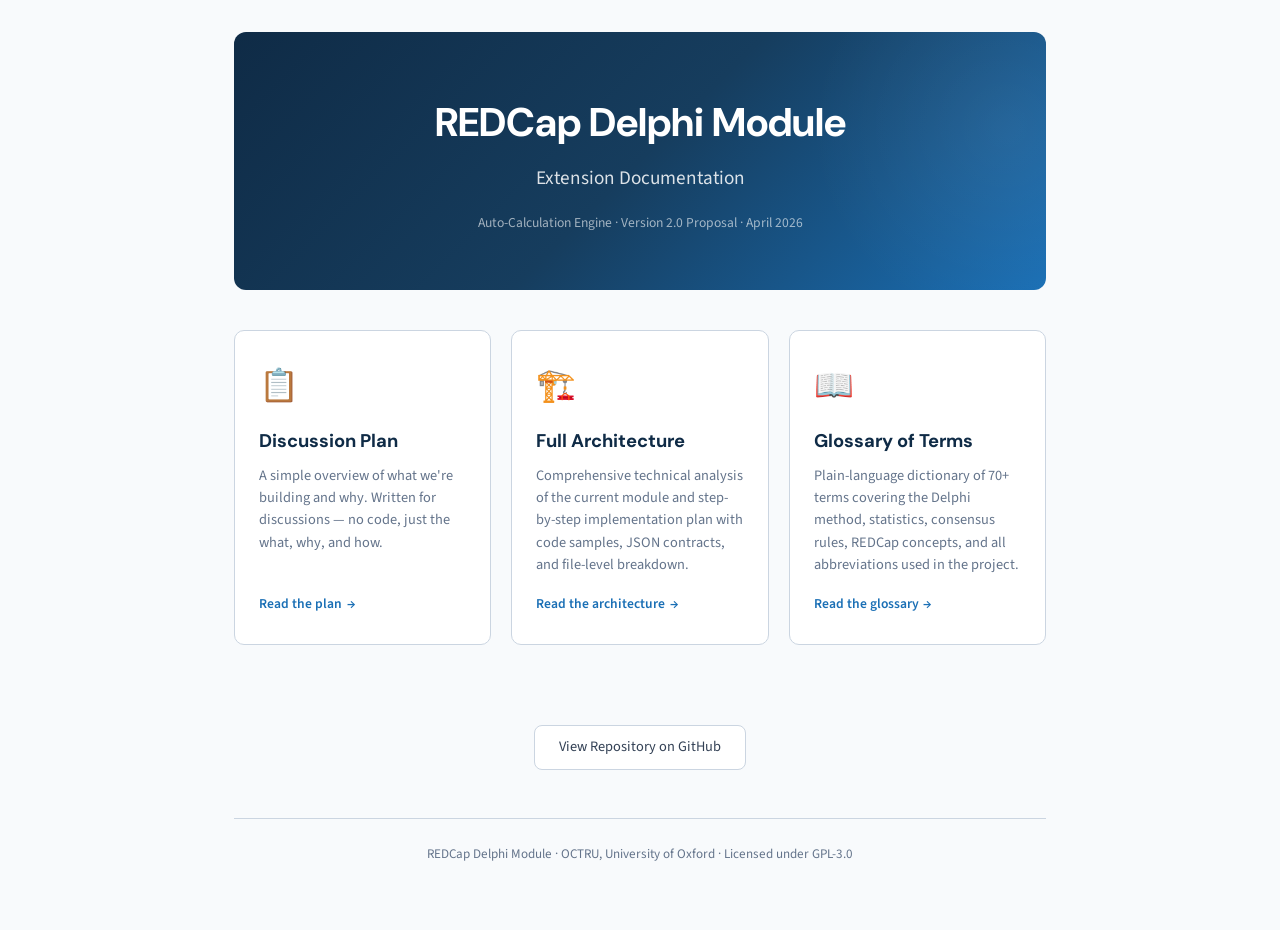
<file: index.html>
<!DOCTYPE html>
<html lang="en">
<head>
  <meta charset="UTF-8">
  <meta name="viewport" content="width=device-width, initial-scale=1.0">
  <title>REDCap Delphi Module — Documentation</title>
  <link rel="preconnect" href="https://fonts.googleapis.com">
  <link href="https://fonts.googleapis.com/css2?family=DM+Sans:wght@400;500;600;700&family=Source+Sans+3:wght@400;500;600;700&family=JetBrains+Mono:wght@400;500;600&display=swap" rel="stylesheet">
  <link rel="stylesheet" href="styles.css">
  <style>
    .cards {
      display: grid;
      grid-template-columns: 1fr;
      gap: 1.25rem;
      margin-top: 2rem;
    }
    @media (min-width: 640px) {
      .cards { grid-template-columns: 1fr 1fr 1fr; }
    }
    .card {
      background: var(--white);
      border: 1px solid var(--border);
      border-radius: 10px;
      padding: 1.75rem 1.5rem;
      text-decoration: none;
      color: var(--text);
      transition: border-color 0.2s, box-shadow 0.2s, transform 0.15s;
      display: flex;
      flex-direction: column;
    }
    .card:hover {
      border-color: var(--blue);
      box-shadow: 0 4px 20px rgba(26, 111, 181, 0.12);
      transform: translateY(-2px);
    }
    .card-icon {
      font-size: 2rem;
      margin-bottom: 0.75rem;
    }
    .card h3 {
      font-family: var(--font-heading);
      font-size: 1.15rem;
      color: var(--navy);
      margin-bottom: 0.5rem;
    }
    .card p {
      font-size: 0.9rem;
      color: var(--muted);
      line-height: 1.55;
      flex: 1;
      margin-bottom: 1rem;
    }
    .card-link {
      font-size: 0.85rem;
      font-weight: 600;
      color: var(--blue);
      display: flex;
      align-items: center;
      gap: 0.3rem;
    }
    .card-link::after {
      content: '→';
    }
    .index-hero {
      text-align: center;
      padding: 3.5rem 2rem;
    }
    .index-hero h1 {
      font-size: 2.5rem;
      margin-bottom: 0.4rem;
    }
    .index-hero .subtitle {
      font-size: 1.2rem;
    }
    .repo-link {
      display: inline-block;
      margin-top: 2.5rem;
      padding: 0.6rem 1.5rem;
      background: var(--white);
      border: 1px solid var(--border);
      border-radius: 8px;
      color: var(--text);
      text-decoration: none;
      font-size: 0.9rem;
      transition: border-color 0.2s;
    }
    .repo-link:hover {
      border-color: var(--blue);
      color: var(--blue);
    }
    .footer-text {
      text-align: center;
      color: var(--muted);
      font-size: 0.82rem;
      margin-top: 3rem;
      padding-top: 1.5rem;
      border-top: 1px solid var(--border);
    }
  </style>
</head>
<body>

<div class="page-wrapper">

  <header class="doc-hero index-hero">
    <h1>REDCap Delphi Module</h1>
    <div class="subtitle">Extension Documentation</div>
    <div class="meta">Auto-Calculation Engine · Version 2.0 Proposal · April 2026</div>
  </header>

  <div class="cards">

    <a href="plan.html" class="card">
      <div class="card-icon">📋</div>
      <h3>Discussion Plan</h3>
      <p>A simple overview of what we're building and why. Written for discussions — no code, just the what, why, and how.</p>
      <span class="card-link">Read the plan</span>
    </a>

    <a href="architecture.html" class="card">
      <div class="card-icon">🏗️</div>
      <h3>Full Architecture</h3>
      <p>Comprehensive technical analysis of the current module and step-by-step implementation plan with code samples, JSON contracts, and file-level breakdown.</p>
      <span class="card-link">Read the architecture</span>
    </a>

    <a href="glossary.html" class="card">
      <div class="card-icon">📖</div>
      <h3>Glossary of Terms</h3>
      <p>Plain-language dictionary of 70+ terms covering the Delphi method, statistics, consensus rules, REDCap concepts, and all abbreviations used in the project.</p>
      <span class="card-link">Read the glossary</span>
    </a>

  </div>

  <div style="text-align:center; margin-top: 2.5rem;">
    <a href="https://github.com/dappelbe/REDCap_DelphiModule" class="repo-link">View Repository on GitHub</a>
  </div>

  <div class="footer-text">
    REDCap Delphi Module · OCTRU, University of Oxford · Licensed under GPL-3.0
  </div>

</div>
</body>
</html>
</file>
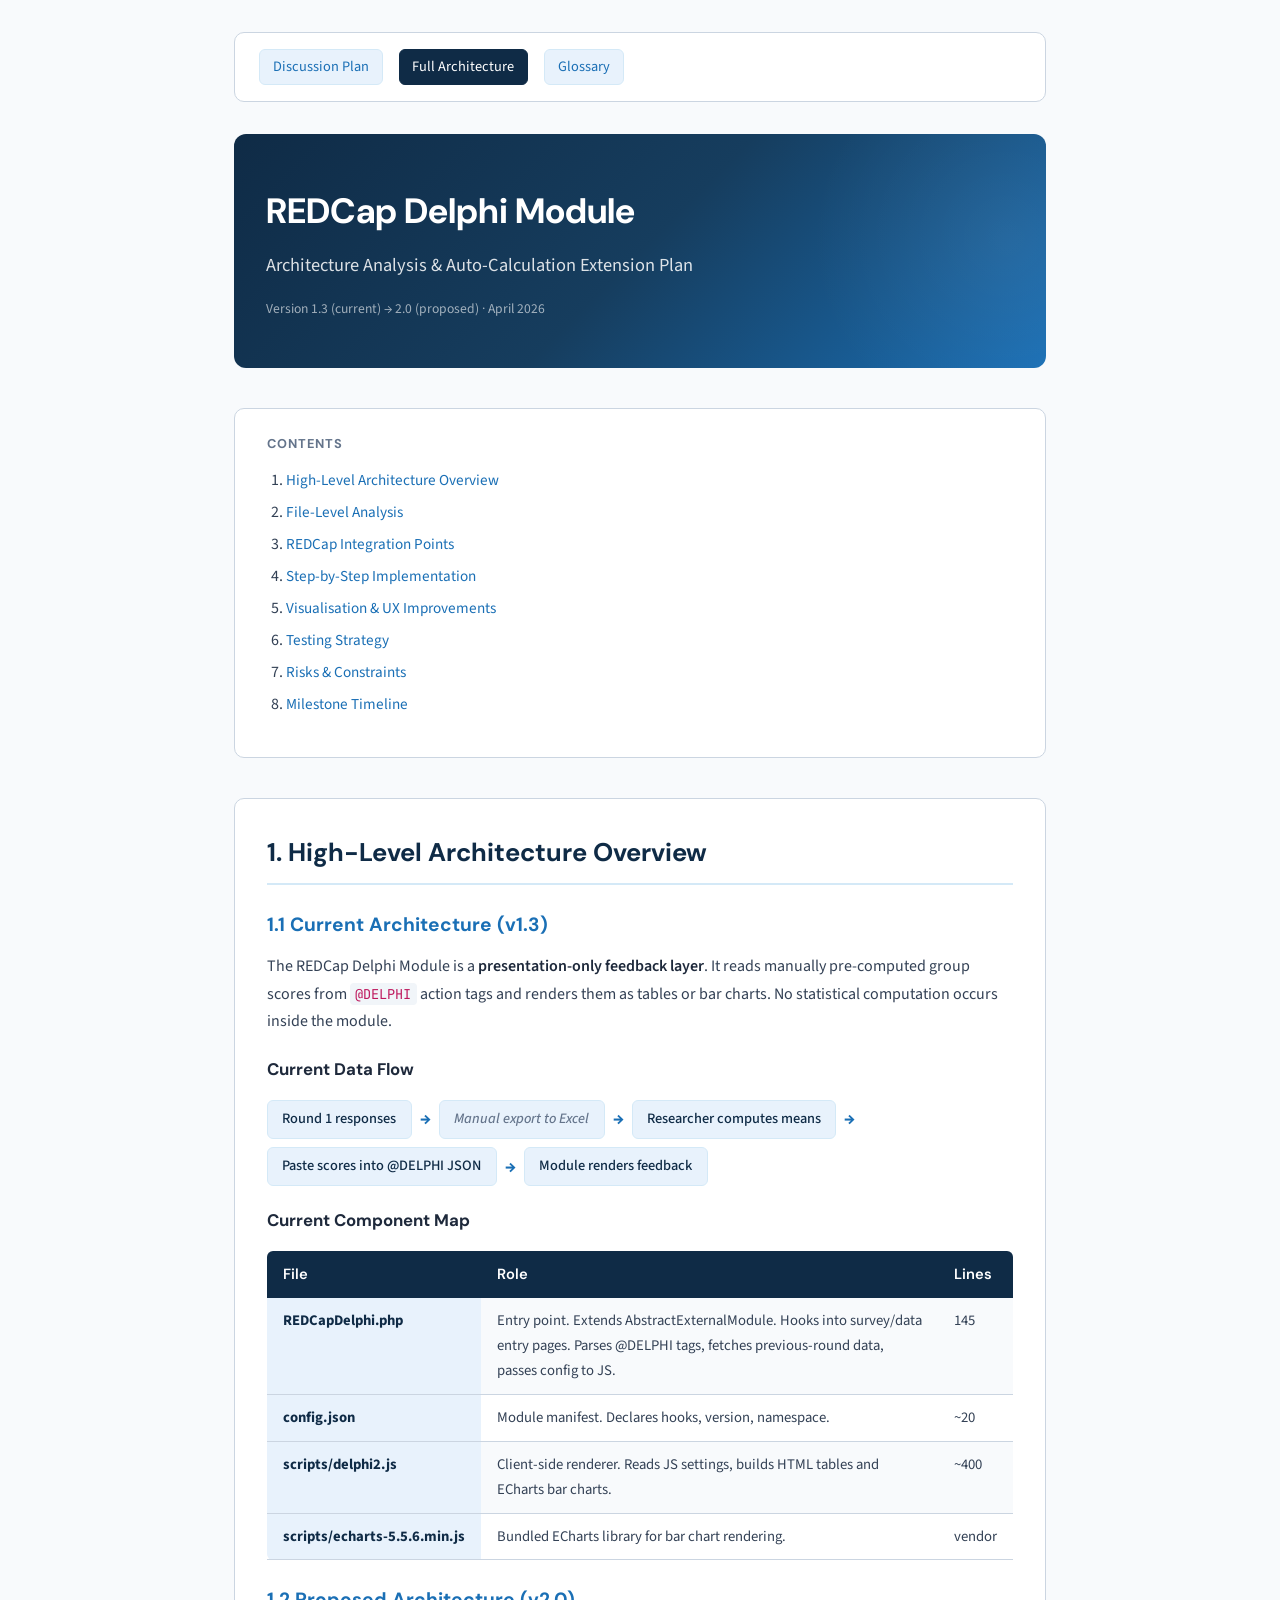
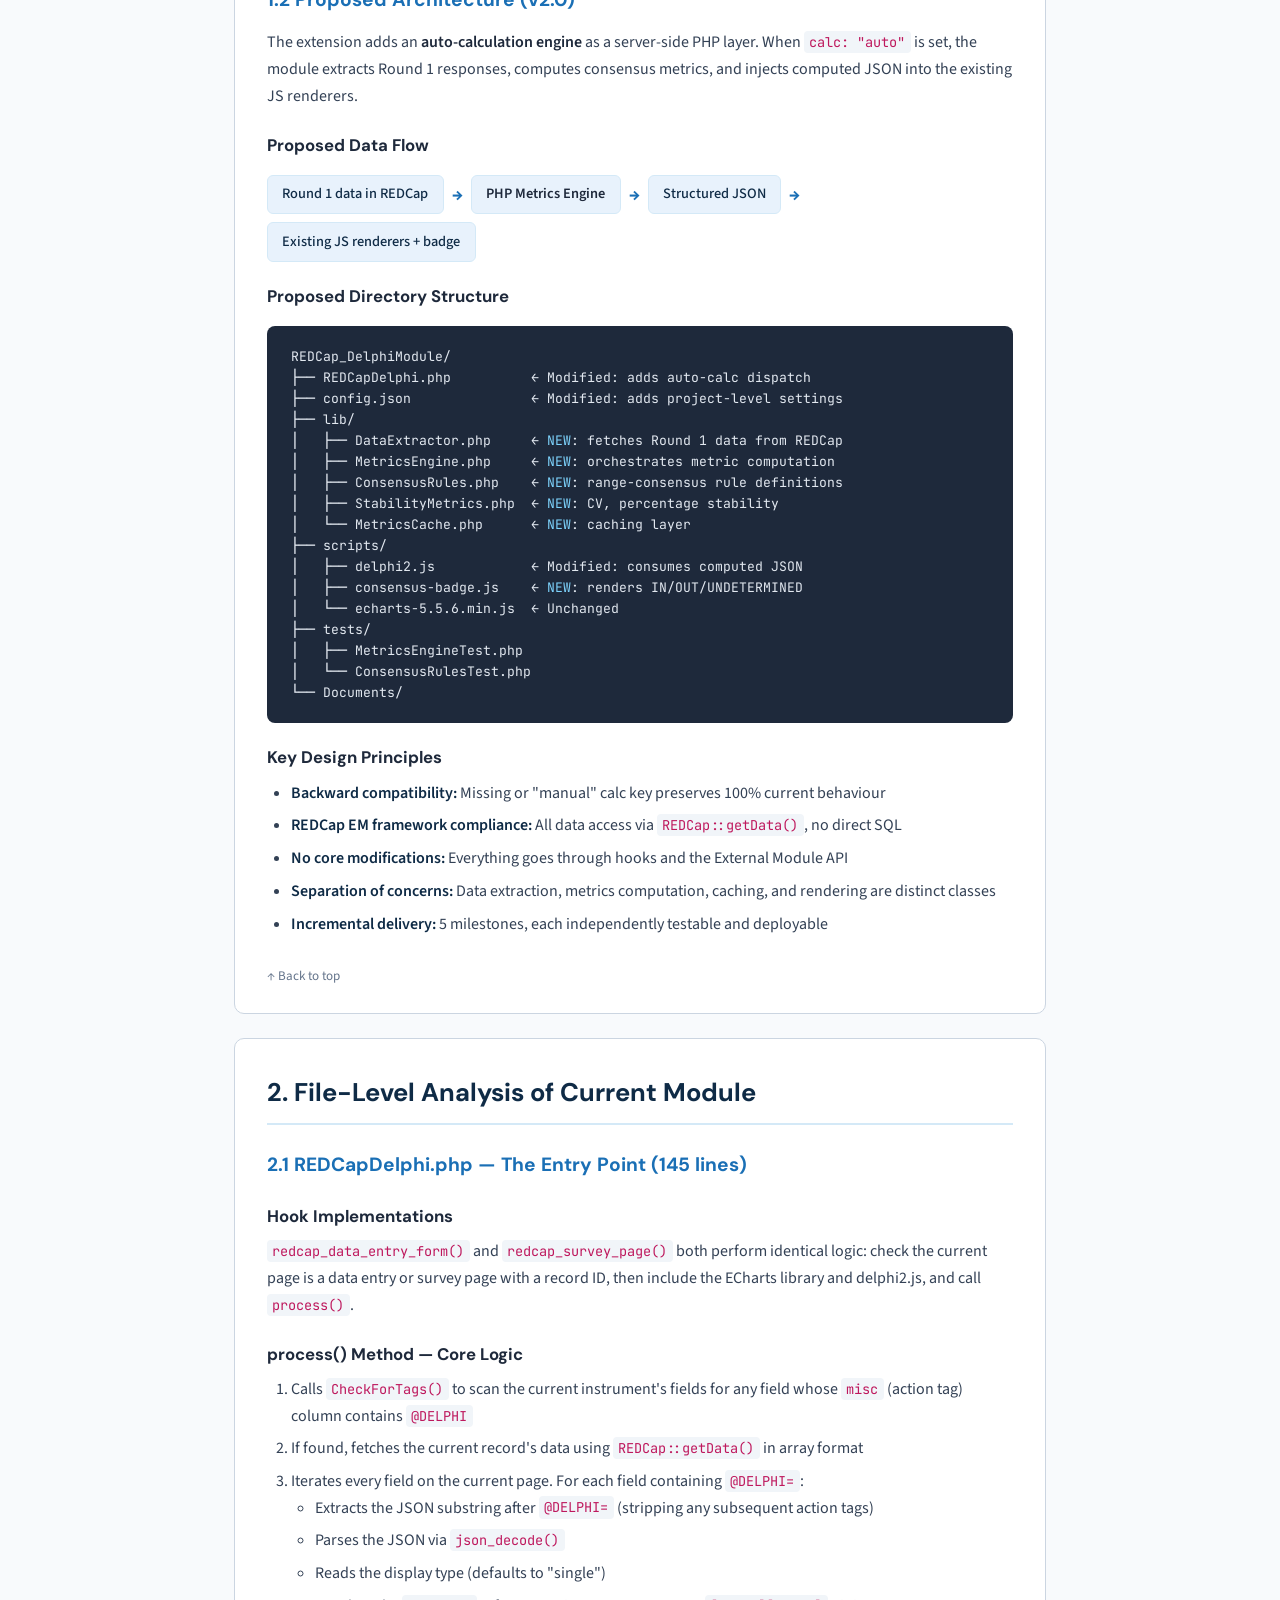
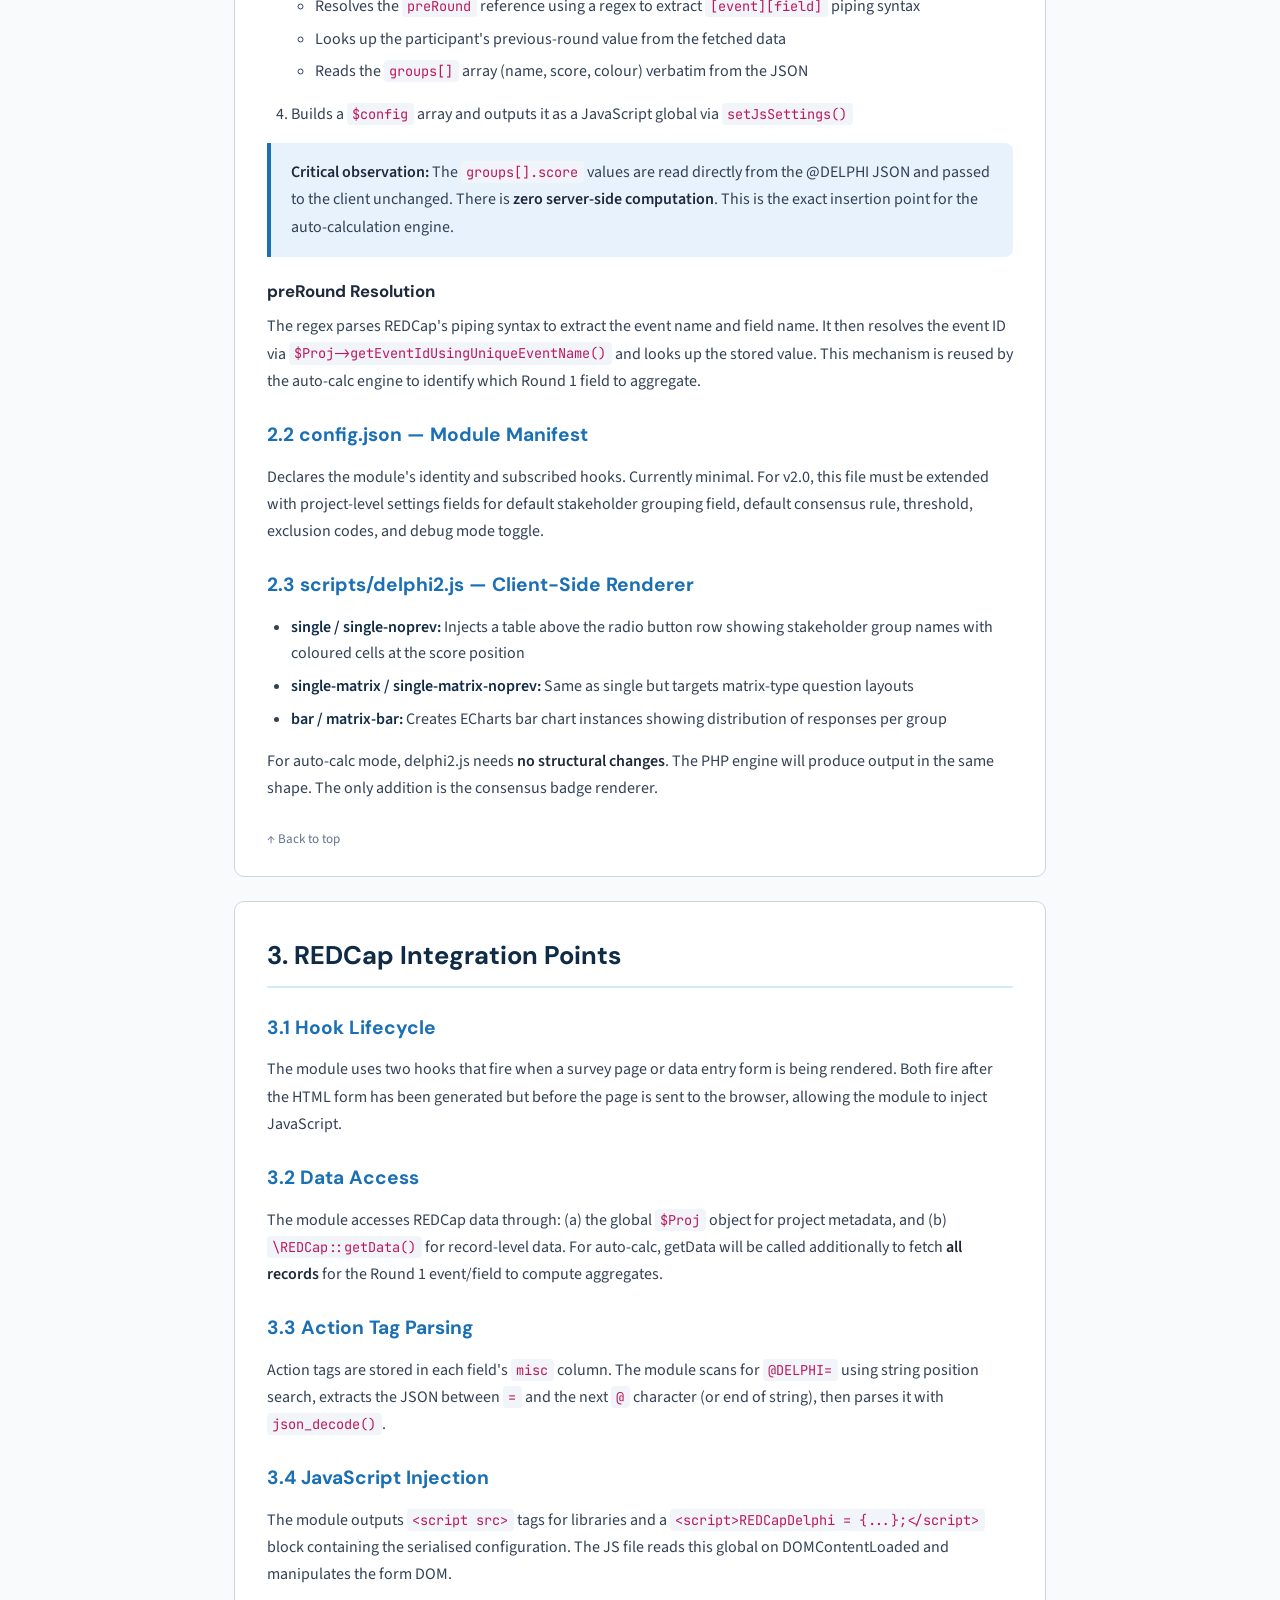
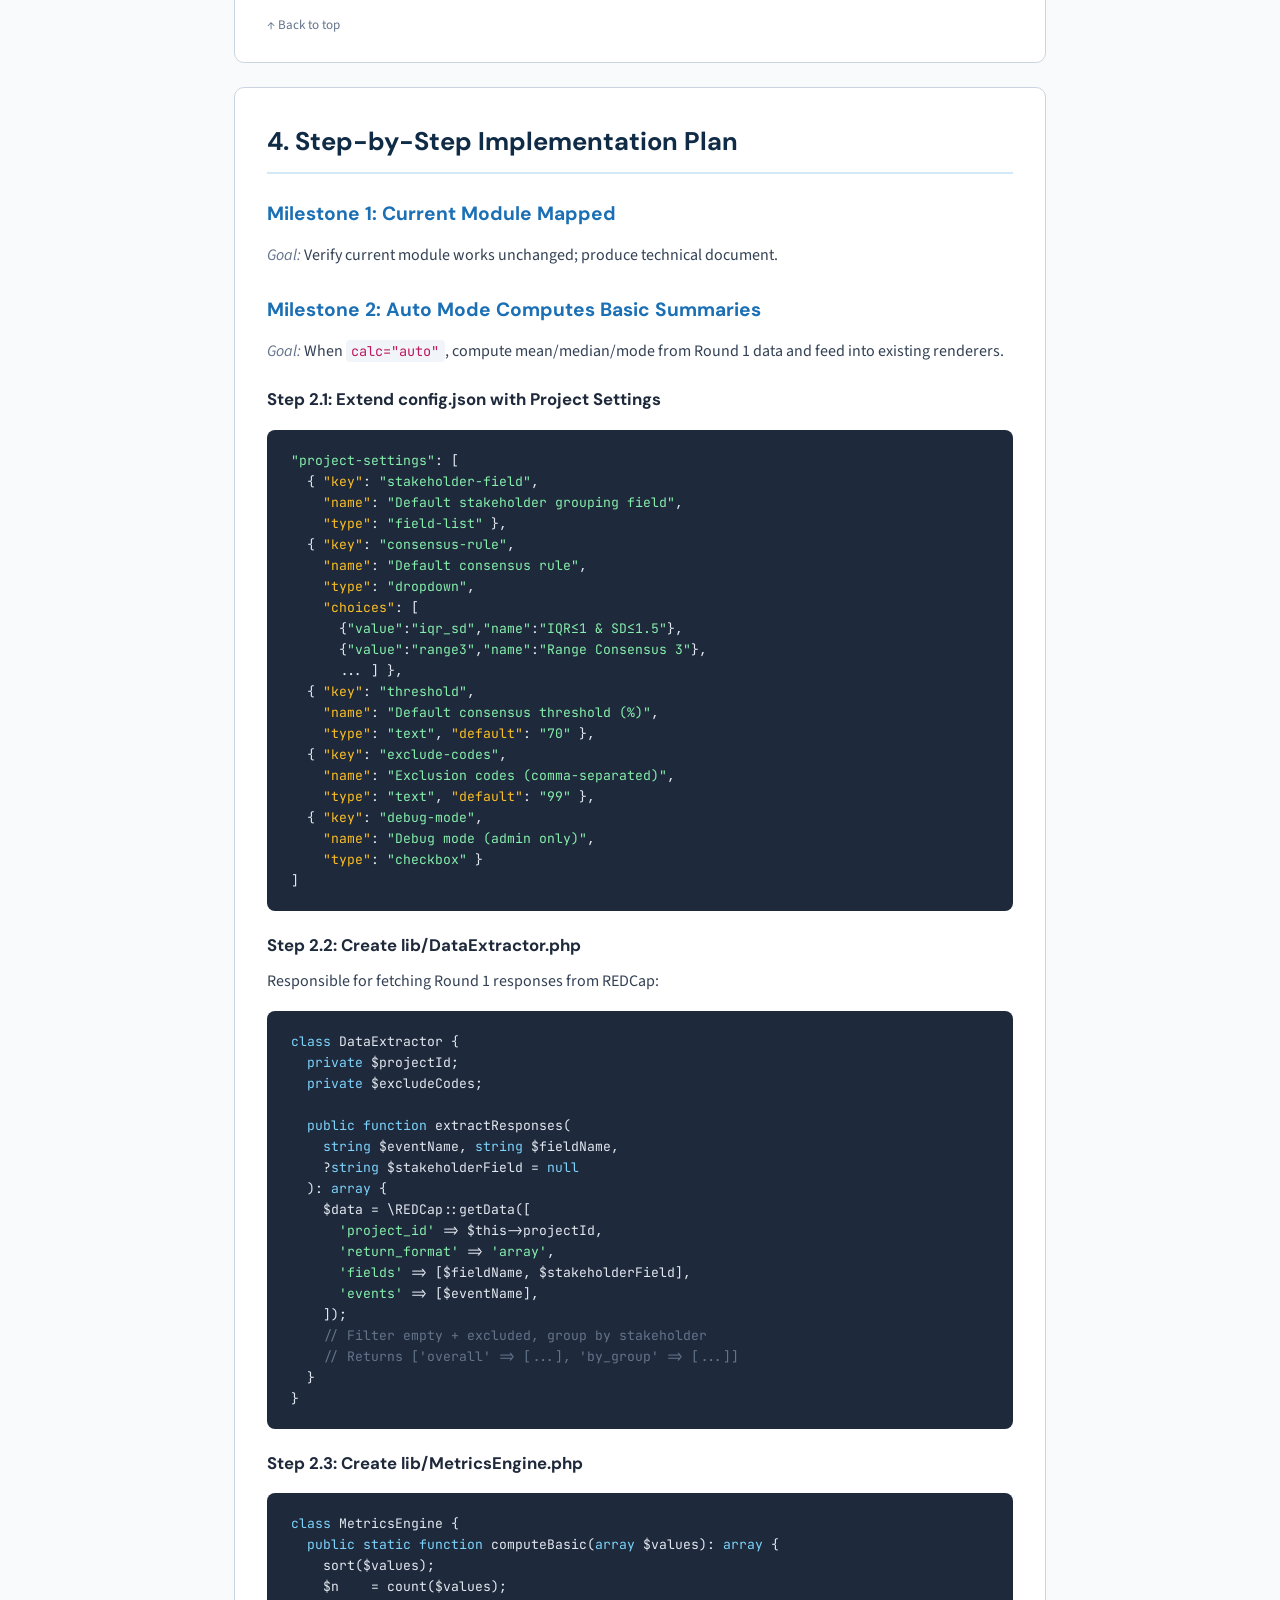
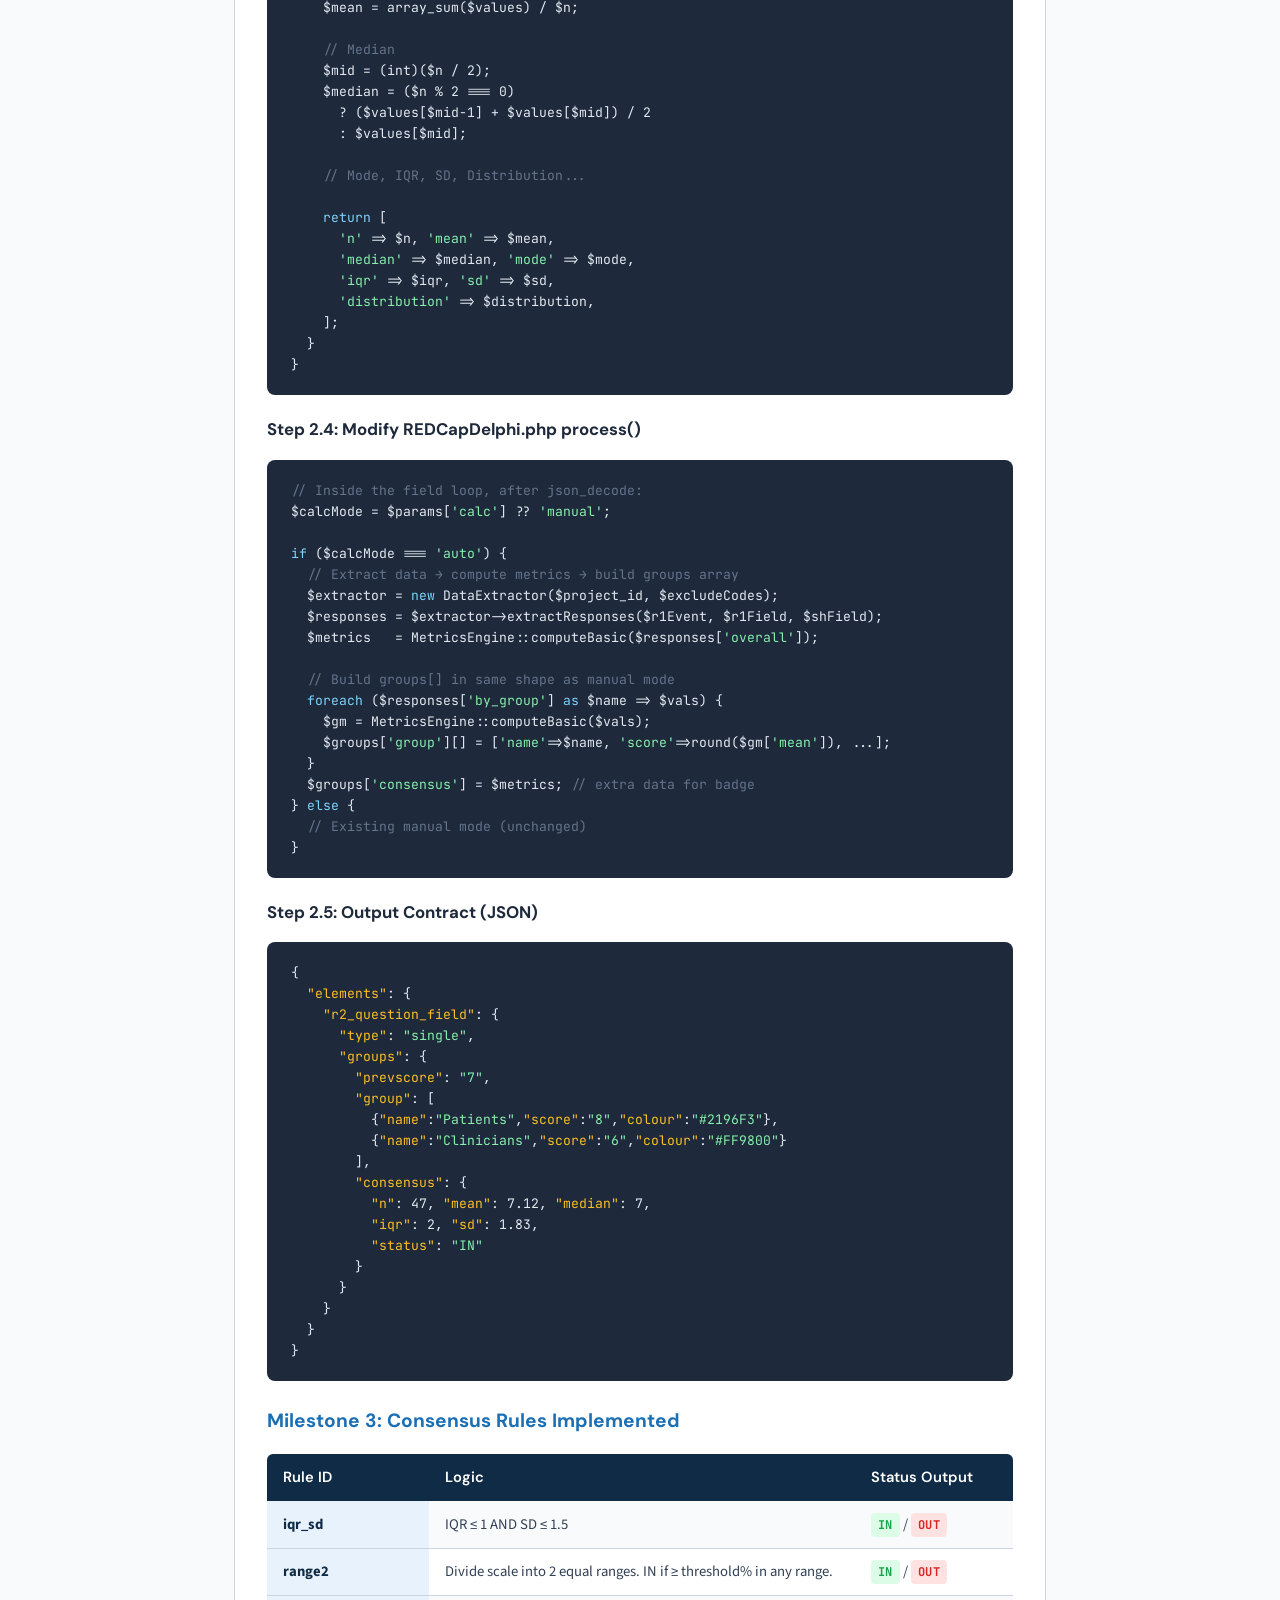
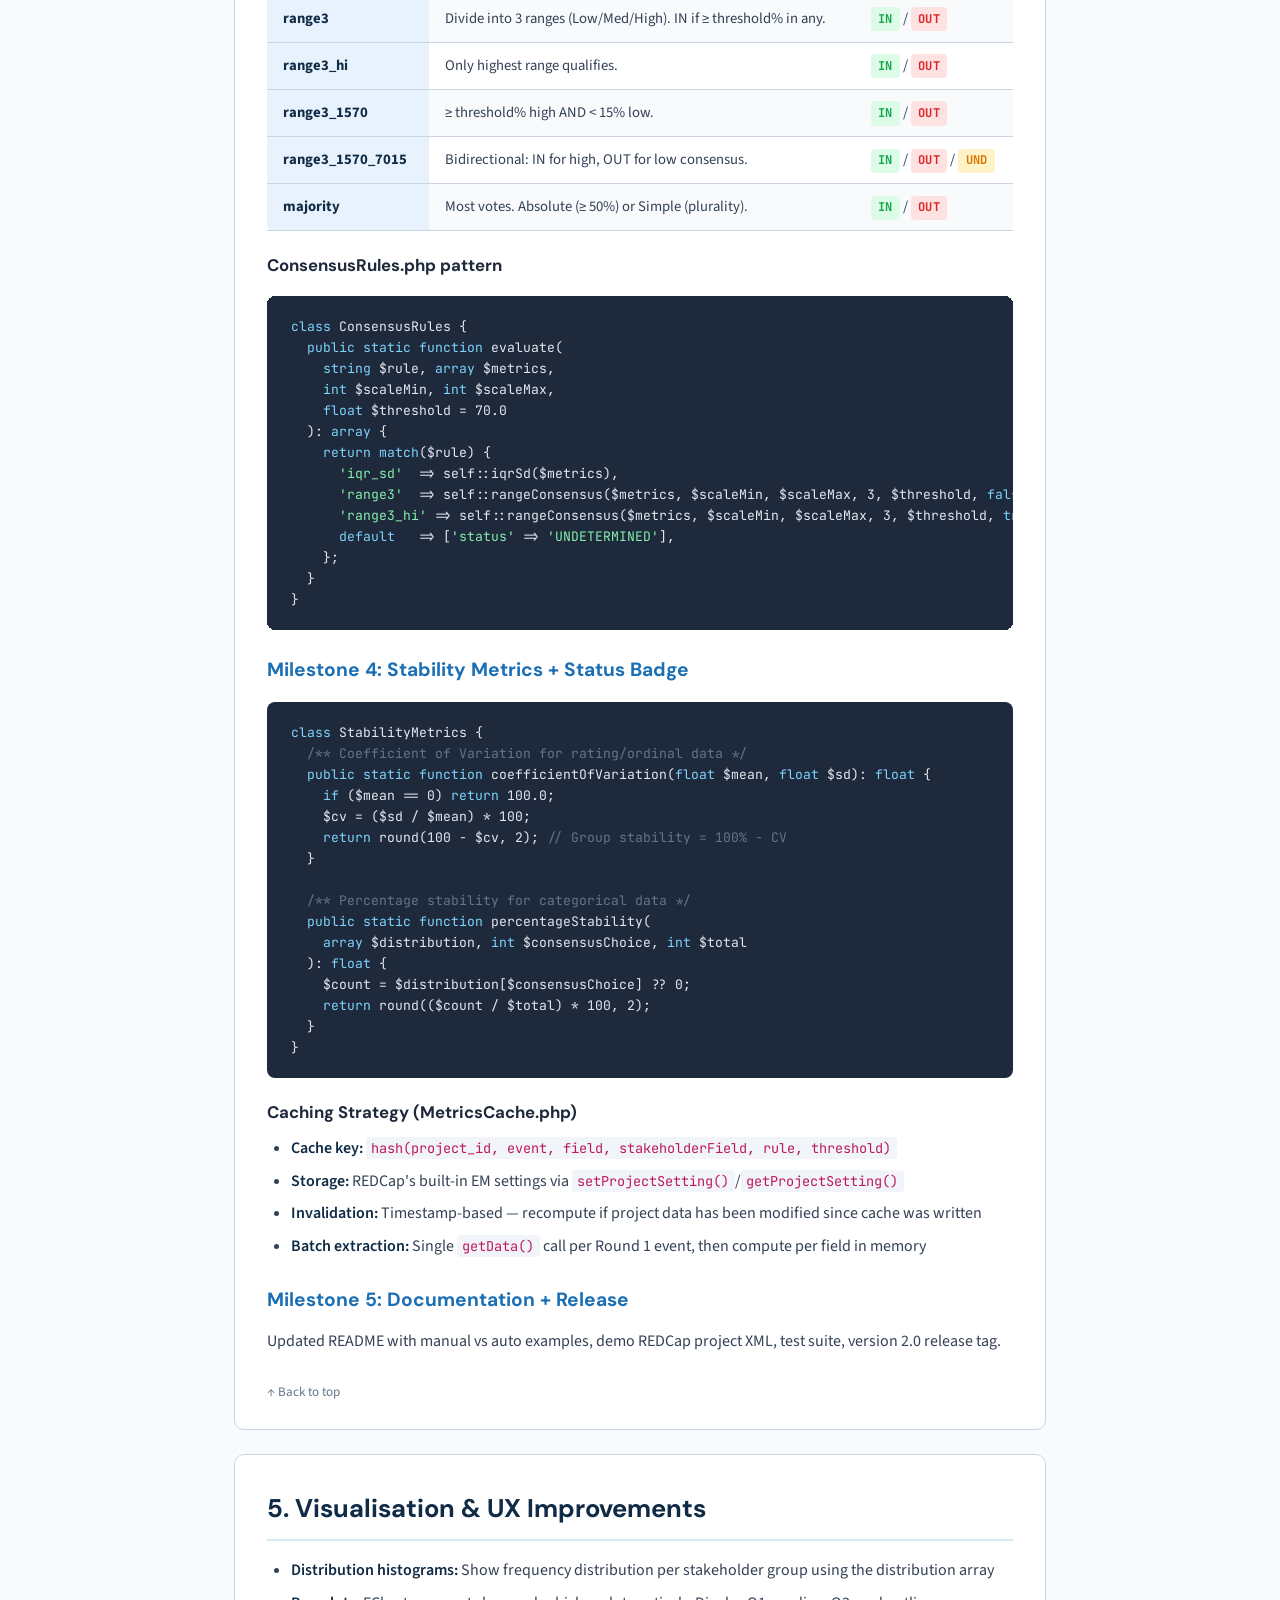
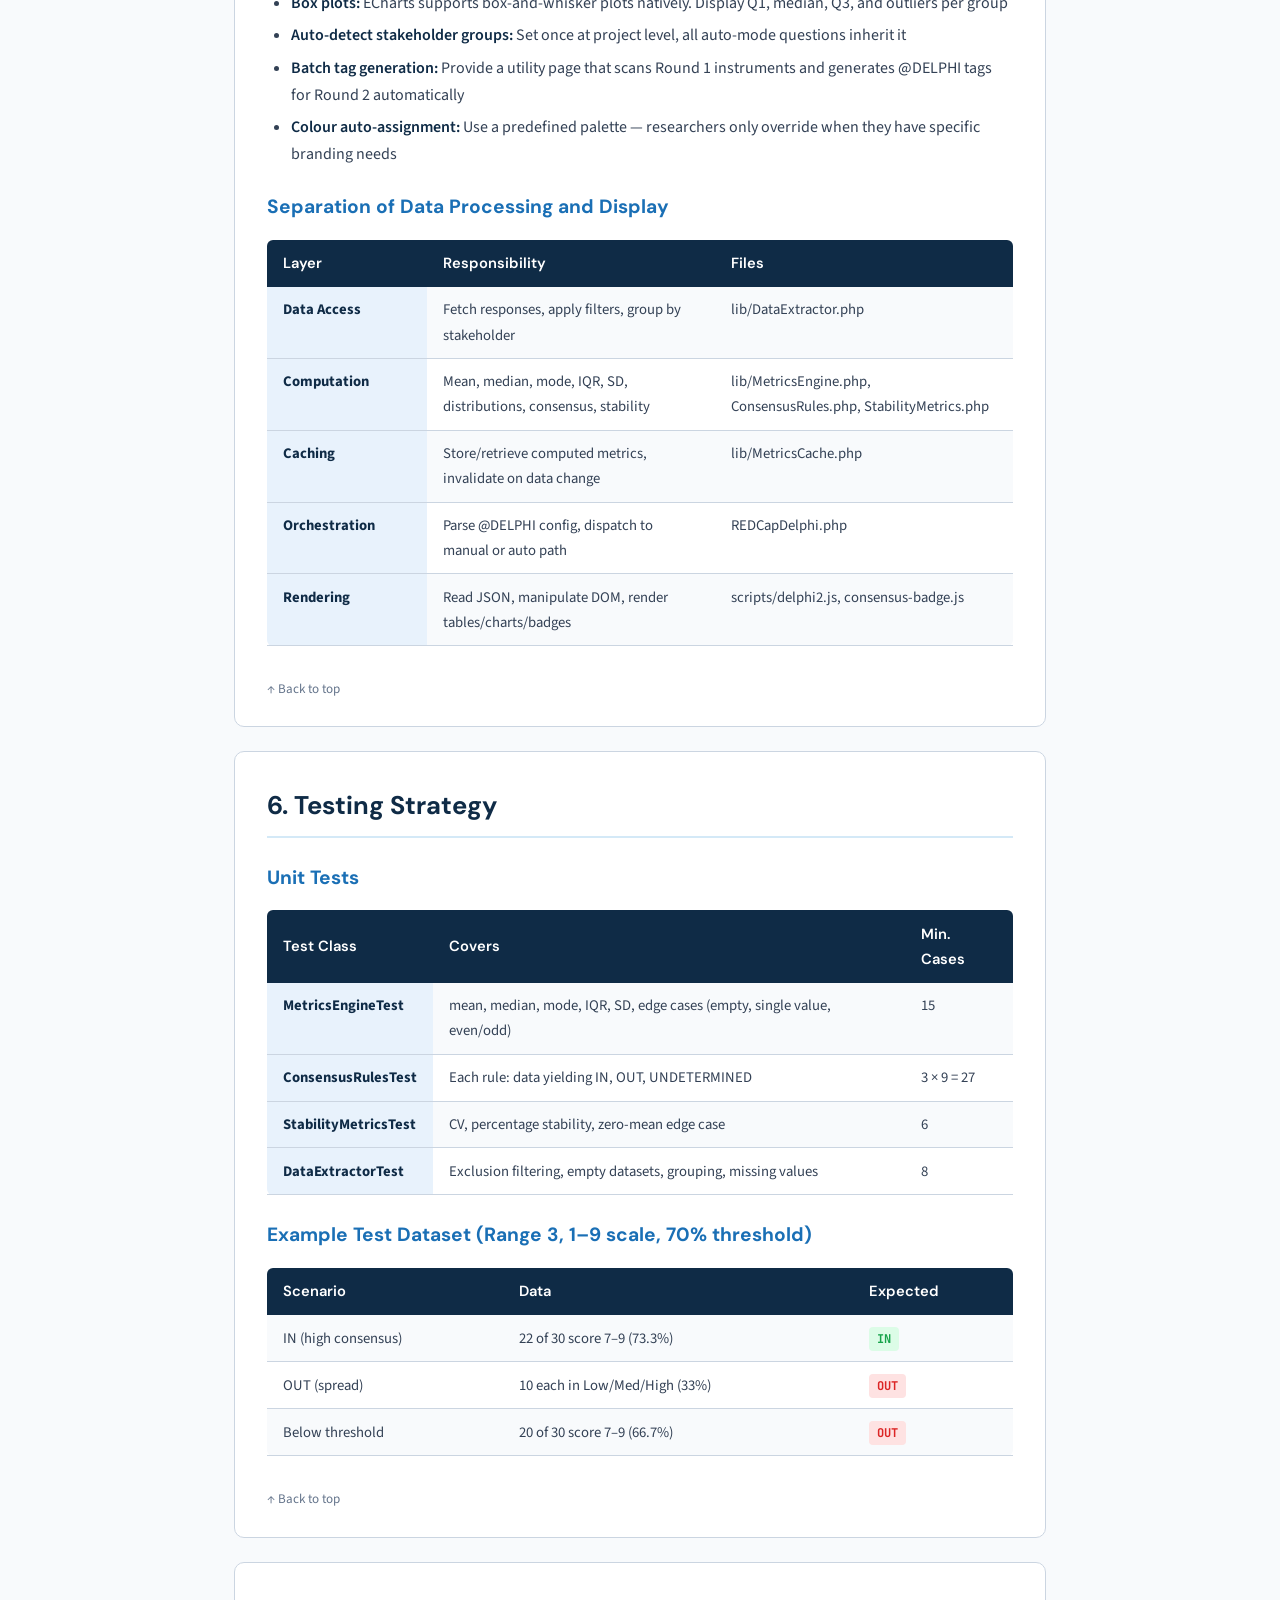
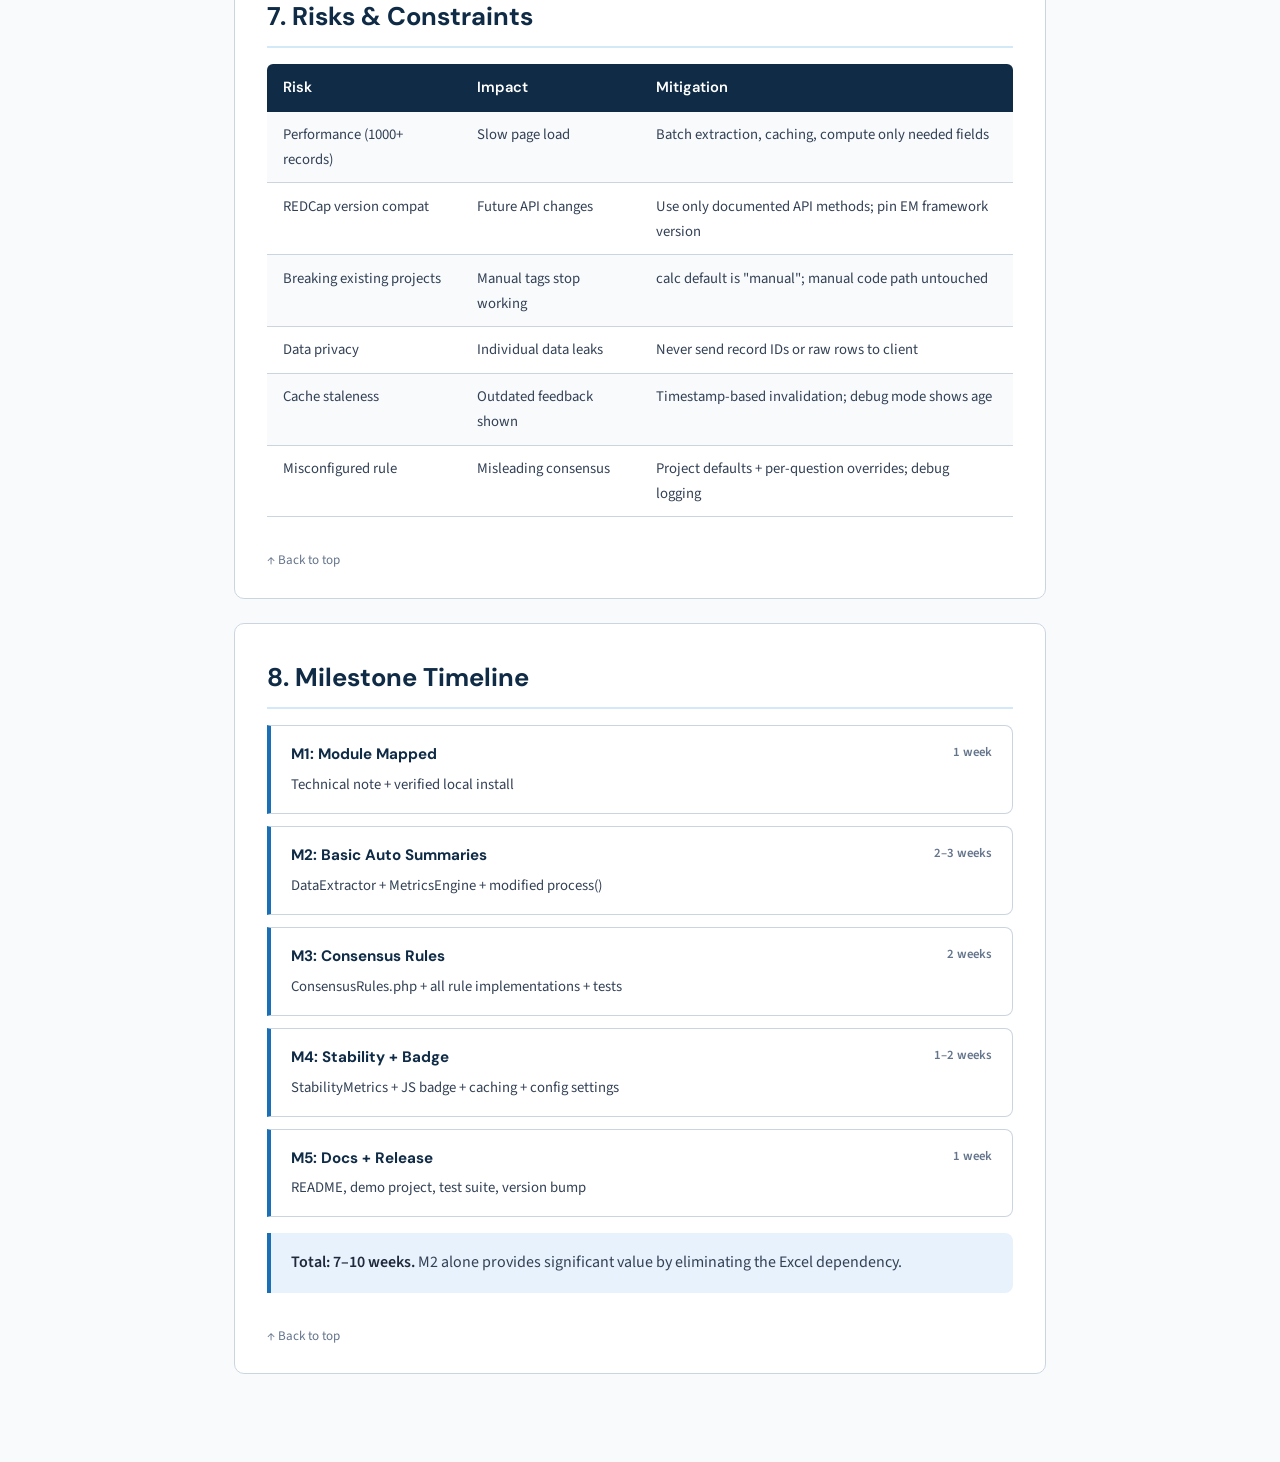
<file: architecture.html>
<!DOCTYPE html>
<html lang="en">
<head>
  <meta charset="UTF-8">
  <meta name="viewport" content="width=device-width, initial-scale=1.0">
  <title>REDCap Delphi Module — Full Architecture &amp; Implementation Plan</title>
  <link rel="preconnect" href="https://fonts.googleapis.com">
  <link href="https://fonts.googleapis.com/css2?family=DM+Sans:wght@400;500;600;700&family=Source+Sans+3:wght@400;500;600;700&family=JetBrains+Mono:wght@400;500;600&display=swap" rel="stylesheet">
  <link rel="stylesheet" href="styles.css">
</head>
<body>

<div class="page-wrapper">

  <nav class="page-links">
    <a href="plan.html">Discussion Plan</a>
    <a href="architecture.html" class="active">Full Architecture</a>
    <a href="glossary.html">Glossary</a>
  </nav>

  <header class="doc-hero">
    <h1>REDCap Delphi Module</h1>
    <div class="subtitle">Architecture Analysis &amp; Auto-Calculation Extension Plan</div>
    <div class="meta">Version 1.3 (current) → 2.0 (proposed) · April 2026</div>
  </header>

  <nav class="doc-nav" id="top">
    <h3>Contents</h3>
    <ol>
      <li><a href="#overview">High-Level Architecture Overview</a></li>
      <li><a href="#file-analysis">File-Level Analysis</a></li>
      <li><a href="#integration">REDCap Integration Points</a></li>
      <li><a href="#implementation">Step-by-Step Implementation</a></li>
      <li><a href="#visualisation">Visualisation &amp; UX Improvements</a></li>
      <li><a href="#testing">Testing Strategy</a></li>
      <li><a href="#risks">Risks &amp; Constraints</a></li>
      <li><a href="#timeline">Milestone Timeline</a></li>
    </ol>
  </nav>

  <!-- ═══ 1. OVERVIEW ═══ -->
  <section class="section" id="overview">
    <h2>1. High-Level Architecture Overview</h2>

    <h3>1.1 Current Architecture (v1.3)</h3>
    <p>The REDCap Delphi Module is a <strong>presentation-only feedback layer</strong>. It reads manually pre-computed group scores from <code>@DELPHI</code> action tags and renders them as tables or bar charts. No statistical computation occurs inside the module.</p>

    <h4>Current Data Flow</h4>
    <div class="flow">
      <span class="flow-step">Round 1 responses</span>
      <span class="flow-arrow">→</span>
      <span class="flow-step"><em>Manual export to Excel</em></span>
      <span class="flow-arrow">→</span>
      <span class="flow-step">Researcher computes means</span>
      <span class="flow-arrow">→</span>
      <span class="flow-step">Paste scores into @DELPHI JSON</span>
      <span class="flow-arrow">→</span>
      <span class="flow-step">Module renders feedback</span>
    </div>

    <h4>Current Component Map</h4>
    <table>
      <tr><th>File</th><th>Role</th><th>Lines</th></tr>
      <tr><td class="term-name">REDCapDelphi.php</td><td>Entry point. Extends AbstractExternalModule. Hooks into survey/data entry pages. Parses @DELPHI tags, fetches previous-round data, passes config to JS.</td><td>145</td></tr>
      <tr><td class="term-name">config.json</td><td>Module manifest. Declares hooks, version, namespace.</td><td>~20</td></tr>
      <tr><td class="term-name">scripts/delphi2.js</td><td>Client-side renderer. Reads JS settings, builds HTML tables and ECharts bar charts.</td><td>~400</td></tr>
      <tr><td class="term-name">scripts/echarts-5.5.6.min.js</td><td>Bundled ECharts library for bar chart rendering.</td><td>vendor</td></tr>
    </table>

    <h3>1.2 Proposed Architecture (v2.0)</h3>
    <p>The extension adds an <strong>auto-calculation engine</strong> as a server-side PHP layer. When <code>calc: "auto"</code> is set, the module extracts Round 1 responses, computes consensus metrics, and injects computed JSON into the existing JS renderers.</p>

    <h4>Proposed Data Flow</h4>
    <div class="flow">
      <span class="flow-step">Round 1 data in REDCap</span>
      <span class="flow-arrow">→</span>
      <span class="flow-step"><strong>PHP Metrics Engine</strong></span>
      <span class="flow-arrow">→</span>
      <span class="flow-step">Structured JSON</span>
      <span class="flow-arrow">→</span>
      <span class="flow-step">Existing JS renderers + badge</span>
    </div>

    <h4>Proposed Directory Structure</h4>
    <pre>REDCap_DelphiModule/
├── REDCapDelphi.php          ← Modified: adds auto-calc dispatch
├── config.json               ← Modified: adds project-level settings
├── lib/
│   ├── DataExtractor.php     ← <span class="keyword">NEW</span>: fetches Round 1 data from REDCap
│   ├── MetricsEngine.php     ← <span class="keyword">NEW</span>: orchestrates metric computation
│   ├── ConsensusRules.php    ← <span class="keyword">NEW</span>: range-consensus rule definitions
│   ├── StabilityMetrics.php  ← <span class="keyword">NEW</span>: CV, percentage stability
│   └── MetricsCache.php      ← <span class="keyword">NEW</span>: caching layer
├── scripts/
│   ├── delphi2.js            ← Modified: consumes computed JSON
│   ├── consensus-badge.js    ← <span class="keyword">NEW</span>: renders IN/OUT/UNDETERMINED
│   └── echarts-5.5.6.min.js  ← Unchanged
├── tests/
│   ├── MetricsEngineTest.php
│   └── ConsensusRulesTest.php
└── Documents/</pre>

    <h4>Key Design Principles</h4>
    <ul>
      <li><strong>Backward compatibility:</strong> Missing or "manual" calc key preserves 100% current behaviour</li>
      <li><strong>REDCap EM framework compliance:</strong> All data access via <code>REDCap::getData()</code>, no direct SQL</li>
      <li><strong>No core modifications:</strong> Everything goes through hooks and the External Module API</li>
      <li><strong>Separation of concerns:</strong> Data extraction, metrics computation, caching, and rendering are distinct classes</li>
      <li><strong>Incremental delivery:</strong> 5 milestones, each independently testable and deployable</li>
    </ul>

    <a href="#top" class="back-link">↑ Back to top</a>
  </section>

  <!-- ═══ 2. FILE ANALYSIS ═══ -->
  <section class="section" id="file-analysis">
    <h2>2. File-Level Analysis of Current Module</h2>

    <h3>2.1 REDCapDelphi.php — The Entry Point (145 lines)</h3>

    <h4>Hook Implementations</h4>
    <p><code>redcap_data_entry_form()</code> and <code>redcap_survey_page()</code> both perform identical logic: check the current page is a data entry or survey page with a record ID, then include the ECharts library and delphi2.js, and call <code>process()</code>.</p>

    <h4>process() Method — Core Logic</h4>
    <ol>
      <li>Calls <code>CheckForTags()</code> to scan the current instrument's fields for any field whose <code>misc</code> (action tag) column contains <code>@DELPHI</code></li>
      <li>If found, fetches the current record's data using <code>REDCap::getData()</code> in array format</li>
      <li>Iterates every field on the current page. For each field containing <code>@DELPHI=</code>:
        <ul>
          <li>Extracts the JSON substring after <code>@DELPHI=</code> (stripping any subsequent action tags)</li>
          <li>Parses the JSON via <code>json_decode()</code></li>
          <li>Reads the display type (defaults to "single")</li>
          <li>Resolves the <code>preRound</code> reference using a regex to extract <code>[event][field]</code> piping syntax</li>
          <li>Looks up the participant's previous-round value from the fetched data</li>
          <li>Reads the <code>groups[]</code> array (name, score, colour) verbatim from the JSON</li>
        </ul>
      </li>
      <li>Builds a <code>$config</code> array and outputs it as a JavaScript global via <code>setJsSettings()</code></li>
    </ol>

    <div class="callout">
      <strong>Critical observation:</strong> The <code>groups[].score</code> values are read directly from the @DELPHI JSON and passed to the client unchanged. There is <strong>zero server-side computation</strong>. This is the exact insertion point for the auto-calculation engine.
    </div>

    <h4>preRound Resolution</h4>
    <p>The regex parses REDCap's piping syntax to extract the event name and field name. It then resolves the event ID via <code>$Proj-&gt;getEventIdUsingUniqueEventName()</code> and looks up the stored value. This mechanism is reused by the auto-calc engine to identify which Round 1 field to aggregate.</p>

    <h3>2.2 config.json — Module Manifest</h3>
    <p>Declares the module's identity and subscribed hooks. Currently minimal. For v2.0, this file must be extended with project-level settings fields for default stakeholder grouping field, default consensus rule, threshold, exclusion codes, and debug mode toggle.</p>

    <h3>2.3 scripts/delphi2.js — Client-Side Renderer</h3>
    <ul>
      <li><strong>single / single-noprev:</strong> Injects a table above the radio button row showing stakeholder group names with coloured cells at the score position</li>
      <li><strong>single-matrix / single-matrix-noprev:</strong> Same as single but targets matrix-type question layouts</li>
      <li><strong>bar / matrix-bar:</strong> Creates ECharts bar chart instances showing distribution of responses per group</li>
    </ul>
    <p>For auto-calc mode, delphi2.js needs <strong>no structural changes</strong>. The PHP engine will produce output in the same shape. The only addition is the consensus badge renderer.</p>

    <a href="#top" class="back-link">↑ Back to top</a>
  </section>

  <!-- ═══ 3. INTEGRATION ═══ -->
  <section class="section" id="integration">
    <h2>3. REDCap Integration Points</h2>

    <h3>3.1 Hook Lifecycle</h3>
    <p>The module uses two hooks that fire when a survey page or data entry form is being rendered. Both fire after the HTML form has been generated but before the page is sent to the browser, allowing the module to inject JavaScript.</p>

    <h3>3.2 Data Access</h3>
    <p>The module accesses REDCap data through: (a) the global <code>$Proj</code> object for project metadata, and (b) <code>\REDCap::getData()</code> for record-level data. For auto-calc, getData will be called additionally to fetch <strong>all records</strong> for the Round 1 event/field to compute aggregates.</p>

    <h3>3.3 Action Tag Parsing</h3>
    <p>Action tags are stored in each field's <code>misc</code> column. The module scans for <code>@DELPHI=</code> using string position search, extracts the JSON between <code>=</code> and the next <code>@</code> character (or end of string), then parses it with <code>json_decode()</code>.</p>

    <h3>3.4 JavaScript Injection</h3>
    <p>The module outputs <code>&lt;script src&gt;</code> tags for libraries and a <code>&lt;script&gt;REDCapDelphi = {...};&lt;/script&gt;</code> block containing the serialised configuration. The JS file reads this global on DOMContentLoaded and manipulates the form DOM.</p>

    <a href="#top" class="back-link">↑ Back to top</a>
  </section>

  <!-- ═══ 4. IMPLEMENTATION ═══ -->
  <section class="section" id="implementation">
    <h2>4. Step-by-Step Implementation Plan</h2>

    <!-- M1 -->
    <h3>Milestone 1: Current Module Mapped</h3>
    <p><em>Goal:</em> Verify current module works unchanged; produce technical document.</p>

    <!-- M2 -->
    <h3>Milestone 2: Auto Mode Computes Basic Summaries</h3>
    <p><em>Goal:</em> When <code>calc="auto"</code>, compute mean/median/mode from Round 1 data and feed into existing renderers.</p>

    <h4>Step 2.1: Extend config.json with Project Settings</h4>
    <pre><span class="string">"project-settings"</span>: [
  { <span class="key">"key"</span>: <span class="string">"stakeholder-field"</span>,
    <span class="key">"name"</span>: <span class="string">"Default stakeholder grouping field"</span>,
    <span class="key">"type"</span>: <span class="string">"field-list"</span> },
  { <span class="key">"key"</span>: <span class="string">"consensus-rule"</span>,
    <span class="key">"name"</span>: <span class="string">"Default consensus rule"</span>,
    <span class="key">"type"</span>: <span class="string">"dropdown"</span>,
    <span class="key">"choices"</span>: [
      {<span class="string">"value"</span>:<span class="string">"iqr_sd"</span>,<span class="string">"name"</span>:<span class="string">"IQR≤1 &amp; SD≤1.5"</span>},
      {<span class="string">"value"</span>:<span class="string">"range3"</span>,<span class="string">"name"</span>:<span class="string">"Range Consensus 3"</span>},
      ... ] },
  { <span class="key">"key"</span>: <span class="string">"threshold"</span>,
    <span class="key">"name"</span>: <span class="string">"Default consensus threshold (%)"</span>,
    <span class="key">"type"</span>: <span class="string">"text"</span>, <span class="key">"default"</span>: <span class="string">"70"</span> },
  { <span class="key">"key"</span>: <span class="string">"exclude-codes"</span>,
    <span class="key">"name"</span>: <span class="string">"Exclusion codes (comma-separated)"</span>,
    <span class="key">"type"</span>: <span class="string">"text"</span>, <span class="key">"default"</span>: <span class="string">"99"</span> },
  { <span class="key">"key"</span>: <span class="string">"debug-mode"</span>,
    <span class="key">"name"</span>: <span class="string">"Debug mode (admin only)"</span>,
    <span class="key">"type"</span>: <span class="string">"checkbox"</span> }
]</pre>

    <h4>Step 2.2: Create lib/DataExtractor.php</h4>
    <p>Responsible for fetching Round 1 responses from REDCap:</p>
    <pre><span class="keyword">class</span> DataExtractor {
  <span class="keyword">private</span> $projectId;
  <span class="keyword">private</span> $excludeCodes;

  <span class="keyword">public function</span> extractResponses(
    <span class="keyword">string</span> $eventName, <span class="keyword">string</span> $fieldName,
    ?<span class="keyword">string</span> $stakeholderField = <span class="keyword">null</span>
  ): <span class="keyword">array</span> {
    $data = \REDCap::getData([
      <span class="string">'project_id'</span> =&gt; $this-&gt;projectId,
      <span class="string">'return_format'</span> =&gt; <span class="string">'array'</span>,
      <span class="string">'fields'</span> =&gt; [$fieldName, $stakeholderField],
      <span class="string">'events'</span> =&gt; [$eventName],
    ]);
    <span class="comment">// Filter empty + excluded, group by stakeholder</span>
    <span class="comment">// Returns ['overall' =&gt; [...], 'by_group' =&gt; [...]]</span>
  }
}</pre>

    <h4>Step 2.3: Create lib/MetricsEngine.php</h4>
    <pre><span class="keyword">class</span> MetricsEngine {
  <span class="keyword">public static function</span> computeBasic(<span class="keyword">array</span> $values): <span class="keyword">array</span> {
    sort($values);
    $n    = count($values);
    $mean = array_sum($values) / $n;

    <span class="comment">// Median</span>
    $mid = (int)($n / 2);
    $median = ($n % 2 === 0)
      ? ($values[$mid-1] + $values[$mid]) / 2
      : $values[$mid];

    <span class="comment">// Mode, IQR, SD, Distribution...</span>

    <span class="keyword">return</span> [
      <span class="string">'n'</span> =&gt; $n, <span class="string">'mean'</span> =&gt; $mean,
      <span class="string">'median'</span> =&gt; $median, <span class="string">'mode'</span> =&gt; $mode,
      <span class="string">'iqr'</span> =&gt; $iqr, <span class="string">'sd'</span> =&gt; $sd,
      <span class="string">'distribution'</span> =&gt; $distribution,
    ];
  }
}</pre>

    <h4>Step 2.4: Modify REDCapDelphi.php process()</h4>
    <pre><span class="comment">// Inside the field loop, after json_decode:</span>
$calcMode = $params[<span class="string">'calc'</span>] ?? <span class="string">'manual'</span>;

<span class="keyword">if</span> ($calcMode === <span class="string">'auto'</span>) {
  <span class="comment">// Extract data → compute metrics → build groups array</span>
  $extractor = <span class="keyword">new</span> DataExtractor($project_id, $excludeCodes);
  $responses = $extractor-&gt;extractResponses($r1Event, $r1Field, $shField);
  $metrics   = MetricsEngine::computeBasic($responses[<span class="string">'overall'</span>]);

  <span class="comment">// Build groups[] in same shape as manual mode</span>
  <span class="keyword">foreach</span> ($responses[<span class="string">'by_group'</span>] <span class="keyword">as</span> $name =&gt; $vals) {
    $gm = MetricsEngine::computeBasic($vals);
    $groups[<span class="string">'group'</span>][] = [<span class="string">'name'</span>=&gt;$name, <span class="string">'score'</span>=&gt;round($gm[<span class="string">'mean'</span>]), ...];
  }
  $groups[<span class="string">'consensus'</span>] = $metrics; <span class="comment">// extra data for badge</span>
} <span class="keyword">else</span> {
  <span class="comment">// Existing manual mode (unchanged)</span>
}</pre>

    <h4>Step 2.5: Output Contract (JSON)</h4>
    <pre>{
  <span class="key">"elements"</span>: {
    <span class="key">"r2_question_field"</span>: {
      <span class="key">"type"</span>: <span class="string">"single"</span>,
      <span class="key">"groups"</span>: {
        <span class="key">"prevscore"</span>: <span class="string">"7"</span>,
        <span class="key">"group"</span>: [
          {<span class="key">"name"</span>:<span class="string">"Patients"</span>,<span class="key">"score"</span>:<span class="string">"8"</span>,<span class="key">"colour"</span>:<span class="string">"#2196F3"</span>},
          {<span class="key">"name"</span>:<span class="string">"Clinicians"</span>,<span class="key">"score"</span>:<span class="string">"6"</span>,<span class="key">"colour"</span>:<span class="string">"#FF9800"</span>}
        ],
        <span class="key">"consensus"</span>: {
          <span class="key">"n"</span>: 47, <span class="key">"mean"</span>: 7.12, <span class="key">"median"</span>: 7,
          <span class="key">"iqr"</span>: 2, <span class="key">"sd"</span>: 1.83,
          <span class="key">"status"</span>: <span class="string">"IN"</span>
        }
      }
    }
  }
}</pre>

    <!-- M3 -->
    <h3>Milestone 3: Consensus Rules Implemented</h3>
    <table>
      <tr><th>Rule ID</th><th>Logic</th><th>Status Output</th></tr>
      <tr><td class="term-name">iqr_sd</td><td>IQR ≤ 1 AND SD ≤ 1.5</td><td><span class="badge badge-in">IN</span> / <span class="badge badge-out">OUT</span></td></tr>
      <tr><td class="term-name">range2</td><td>Divide scale into 2 equal ranges. IN if ≥ threshold% in any range.</td><td><span class="badge badge-in">IN</span> / <span class="badge badge-out">OUT</span></td></tr>
      <tr><td class="term-name">range3</td><td>Divide into 3 ranges (Low/Med/High). IN if ≥ threshold% in any.</td><td><span class="badge badge-in">IN</span> / <span class="badge badge-out">OUT</span></td></tr>
      <tr><td class="term-name">range3_hi</td><td>Only highest range qualifies.</td><td><span class="badge badge-in">IN</span> / <span class="badge badge-out">OUT</span></td></tr>
      <tr><td class="term-name">range3_1570</td><td>≥ threshold% high AND &lt; 15% low.</td><td><span class="badge badge-in">IN</span> / <span class="badge badge-out">OUT</span></td></tr>
      <tr><td class="term-name">range3_1570_7015</td><td>Bidirectional: IN for high, OUT for low consensus.</td><td><span class="badge badge-in">IN</span> / <span class="badge badge-out">OUT</span> / <span class="badge badge-und">UND</span></td></tr>
      <tr><td class="term-name">majority</td><td>Most votes. Absolute (≥ 50%) or Simple (plurality).</td><td><span class="badge badge-in">IN</span> / <span class="badge badge-out">OUT</span></td></tr>
    </table>

    <h4>ConsensusRules.php pattern</h4>
    <pre><span class="keyword">class</span> ConsensusRules {
  <span class="keyword">public static function</span> evaluate(
    <span class="keyword">string</span> $rule, <span class="keyword">array</span> $metrics,
    <span class="keyword">int</span> $scaleMin, <span class="keyword">int</span> $scaleMax,
    <span class="keyword">float</span> $threshold = 70.0
  ): <span class="keyword">array</span> {
    <span class="keyword">return match</span>($rule) {
      <span class="string">'iqr_sd'</span>  =&gt; self::iqrSd($metrics),
      <span class="string">'range3'</span>  =&gt; self::rangeConsensus($metrics, $scaleMin, $scaleMax, 3, $threshold, <span class="keyword">false</span>),
      <span class="string">'range3_hi'</span> =&gt; self::rangeConsensus($metrics, $scaleMin, $scaleMax, 3, $threshold, <span class="keyword">true</span>),
      <span class="keyword">default</span>   =&gt; [<span class="string">'status'</span> =&gt; <span class="string">'UNDETERMINED'</span>],
    };
  }
}</pre>

    <!-- M4 -->
    <h3>Milestone 4: Stability Metrics + Status Badge</h3>
    <pre><span class="keyword">class</span> StabilityMetrics {
  <span class="comment">/** Coefficient of Variation for rating/ordinal data */</span>
  <span class="keyword">public static function</span> coefficientOfVariation(<span class="keyword">float</span> $mean, <span class="keyword">float</span> $sd): <span class="keyword">float</span> {
    <span class="keyword">if</span> ($mean == 0) <span class="keyword">return</span> 100.0;
    $cv = ($sd / $mean) * 100;
    <span class="keyword">return</span> round(100 - $cv, 2); <span class="comment">// Group stability = 100% - CV</span>
  }

  <span class="comment">/** Percentage stability for categorical data */</span>
  <span class="keyword">public static function</span> percentageStability(
    <span class="keyword">array</span> $distribution, <span class="keyword">int</span> $consensusChoice, <span class="keyword">int</span> $total
  ): <span class="keyword">float</span> {
    $count = $distribution[$consensusChoice] ?? 0;
    <span class="keyword">return</span> round(($count / $total) * 100, 2);
  }
}</pre>

    <h4>Caching Strategy (MetricsCache.php)</h4>
    <ul>
      <li><strong>Cache key:</strong> <code>hash(project_id, event, field, stakeholderField, rule, threshold)</code></li>
      <li><strong>Storage:</strong> REDCap's built-in EM settings via <code>setProjectSetting()</code>/<code>getProjectSetting()</code></li>
      <li><strong>Invalidation:</strong> Timestamp-based — recompute if project data has been modified since cache was written</li>
      <li><strong>Batch extraction:</strong> Single <code>getData()</code> call per Round 1 event, then compute per field in memory</li>
    </ul>

    <!-- M5 -->
    <h3>Milestone 5: Documentation + Release</h3>
    <p>Updated README with manual vs auto examples, demo REDCap project XML, test suite, version 2.0 release tag.</p>

    <a href="#top" class="back-link">↑ Back to top</a>
  </section>

  <!-- ═══ 5. VISUALISATION ═══ -->
  <section class="section" id="visualisation">
    <h2>5. Visualisation &amp; UX Improvements</h2>
    <ul>
      <li><strong>Distribution histograms:</strong> Show frequency distribution per stakeholder group using the distribution array</li>
      <li><strong>Box plots:</strong> ECharts supports box-and-whisker plots natively. Display Q1, median, Q3, and outliers per group</li>
      <li><strong>Auto-detect stakeholder groups:</strong> Set once at project level, all auto-mode questions inherit it</li>
      <li><strong>Batch tag generation:</strong> Provide a utility page that scans Round 1 instruments and generates @DELPHI tags for Round 2 automatically</li>
      <li><strong>Colour auto-assignment:</strong> Use a predefined palette — researchers only override when they have specific branding needs</li>
    </ul>

    <h3>Separation of Data Processing and Display</h3>
    <table>
      <tr><th>Layer</th><th>Responsibility</th><th>Files</th></tr>
      <tr><td class="term-name">Data Access</td><td>Fetch responses, apply filters, group by stakeholder</td><td>lib/DataExtractor.php</td></tr>
      <tr><td class="term-name">Computation</td><td>Mean, median, mode, IQR, SD, distributions, consensus, stability</td><td>lib/MetricsEngine.php, ConsensusRules.php, StabilityMetrics.php</td></tr>
      <tr><td class="term-name">Caching</td><td>Store/retrieve computed metrics, invalidate on data change</td><td>lib/MetricsCache.php</td></tr>
      <tr><td class="term-name">Orchestration</td><td>Parse @DELPHI config, dispatch to manual or auto path</td><td>REDCapDelphi.php</td></tr>
      <tr><td class="term-name">Rendering</td><td>Read JSON, manipulate DOM, render tables/charts/badges</td><td>scripts/delphi2.js, consensus-badge.js</td></tr>
    </table>

    <a href="#top" class="back-link">↑ Back to top</a>
  </section>

  <!-- ═══ 6. TESTING ═══ -->
  <section class="section" id="testing">
    <h2>6. Testing Strategy</h2>

    <h3>Unit Tests</h3>
    <table>
      <tr><th>Test Class</th><th>Covers</th><th>Min. Cases</th></tr>
      <tr><td class="term-name">MetricsEngineTest</td><td>mean, median, mode, IQR, SD, edge cases (empty, single value, even/odd)</td><td>15</td></tr>
      <tr><td class="term-name">ConsensusRulesTest</td><td>Each rule: data yielding IN, OUT, UNDETERMINED</td><td>3 × 9 = 27</td></tr>
      <tr><td class="term-name">StabilityMetricsTest</td><td>CV, percentage stability, zero-mean edge case</td><td>6</td></tr>
      <tr><td class="term-name">DataExtractorTest</td><td>Exclusion filtering, empty datasets, grouping, missing values</td><td>8</td></tr>
    </table>

    <h3>Example Test Dataset (Range 3, 1–9 scale, 70% threshold)</h3>
    <table>
      <tr><th>Scenario</th><th>Data</th><th>Expected</th></tr>
      <tr><td>IN (high consensus)</td><td>22 of 30 score 7–9 (73.3%)</td><td><span class="badge badge-in">IN</span></td></tr>
      <tr><td>OUT (spread)</td><td>10 each in Low/Med/High (33%)</td><td><span class="badge badge-out">OUT</span></td></tr>
      <tr><td>Below threshold</td><td>20 of 30 score 7–9 (66.7%)</td><td><span class="badge badge-out">OUT</span></td></tr>
    </table>

    <a href="#top" class="back-link">↑ Back to top</a>
  </section>

  <!-- ═══ 7. RISKS ═══ -->
  <section class="section" id="risks">
    <h2>7. Risks &amp; Constraints</h2>
    <table>
      <tr><th>Risk</th><th>Impact</th><th>Mitigation</th></tr>
      <tr><td>Performance (1000+ records)</td><td>Slow page load</td><td>Batch extraction, caching, compute only needed fields</td></tr>
      <tr><td>REDCap version compat</td><td>Future API changes</td><td>Use only documented API methods; pin EM framework version</td></tr>
      <tr><td>Breaking existing projects</td><td>Manual tags stop working</td><td>calc default is "manual"; manual code path untouched</td></tr>
      <tr><td>Data privacy</td><td>Individual data leaks</td><td>Never send record IDs or raw rows to client</td></tr>
      <tr><td>Cache staleness</td><td>Outdated feedback shown</td><td>Timestamp-based invalidation; debug mode shows age</td></tr>
      <tr><td>Misconfigured rule</td><td>Misleading consensus</td><td>Project defaults + per-question overrides; debug logging</td></tr>
    </table>

    <a href="#top" class="back-link">↑ Back to top</a>
  </section>

  <!-- ═══ 8. TIMELINE ═══ -->
  <section class="section" id="timeline">
    <h2>8. Milestone Timeline</h2>

    <div class="milestone">
      <span class="milestone-time">1 week</span>
      <div class="milestone-label">M1: Module Mapped</div>
      <p>Technical note + verified local install</p>
    </div>
    <div class="milestone">
      <span class="milestone-time">2–3 weeks</span>
      <div class="milestone-label">M2: Basic Auto Summaries</div>
      <p>DataExtractor + MetricsEngine + modified process()</p>
    </div>
    <div class="milestone">
      <span class="milestone-time">2 weeks</span>
      <div class="milestone-label">M3: Consensus Rules</div>
      <p>ConsensusRules.php + all rule implementations + tests</p>
    </div>
    <div class="milestone">
      <span class="milestone-time">1–2 weeks</span>
      <div class="milestone-label">M4: Stability + Badge</div>
      <p>StabilityMetrics + JS badge + caching + config settings</p>
    </div>
    <div class="milestone">
      <span class="milestone-time">1 week</span>
      <div class="milestone-label">M5: Docs + Release</div>
      <p>README, demo project, test suite, version bump</p>
    </div>

    <div class="callout">
      <strong>Total: 7–10 weeks.</strong> M2 alone provides significant value by eliminating the Excel dependency.
    </div>

    <a href="#top" class="back-link">↑ Back to top</a>
  </section>

</div>
</body>
</html>
</file>
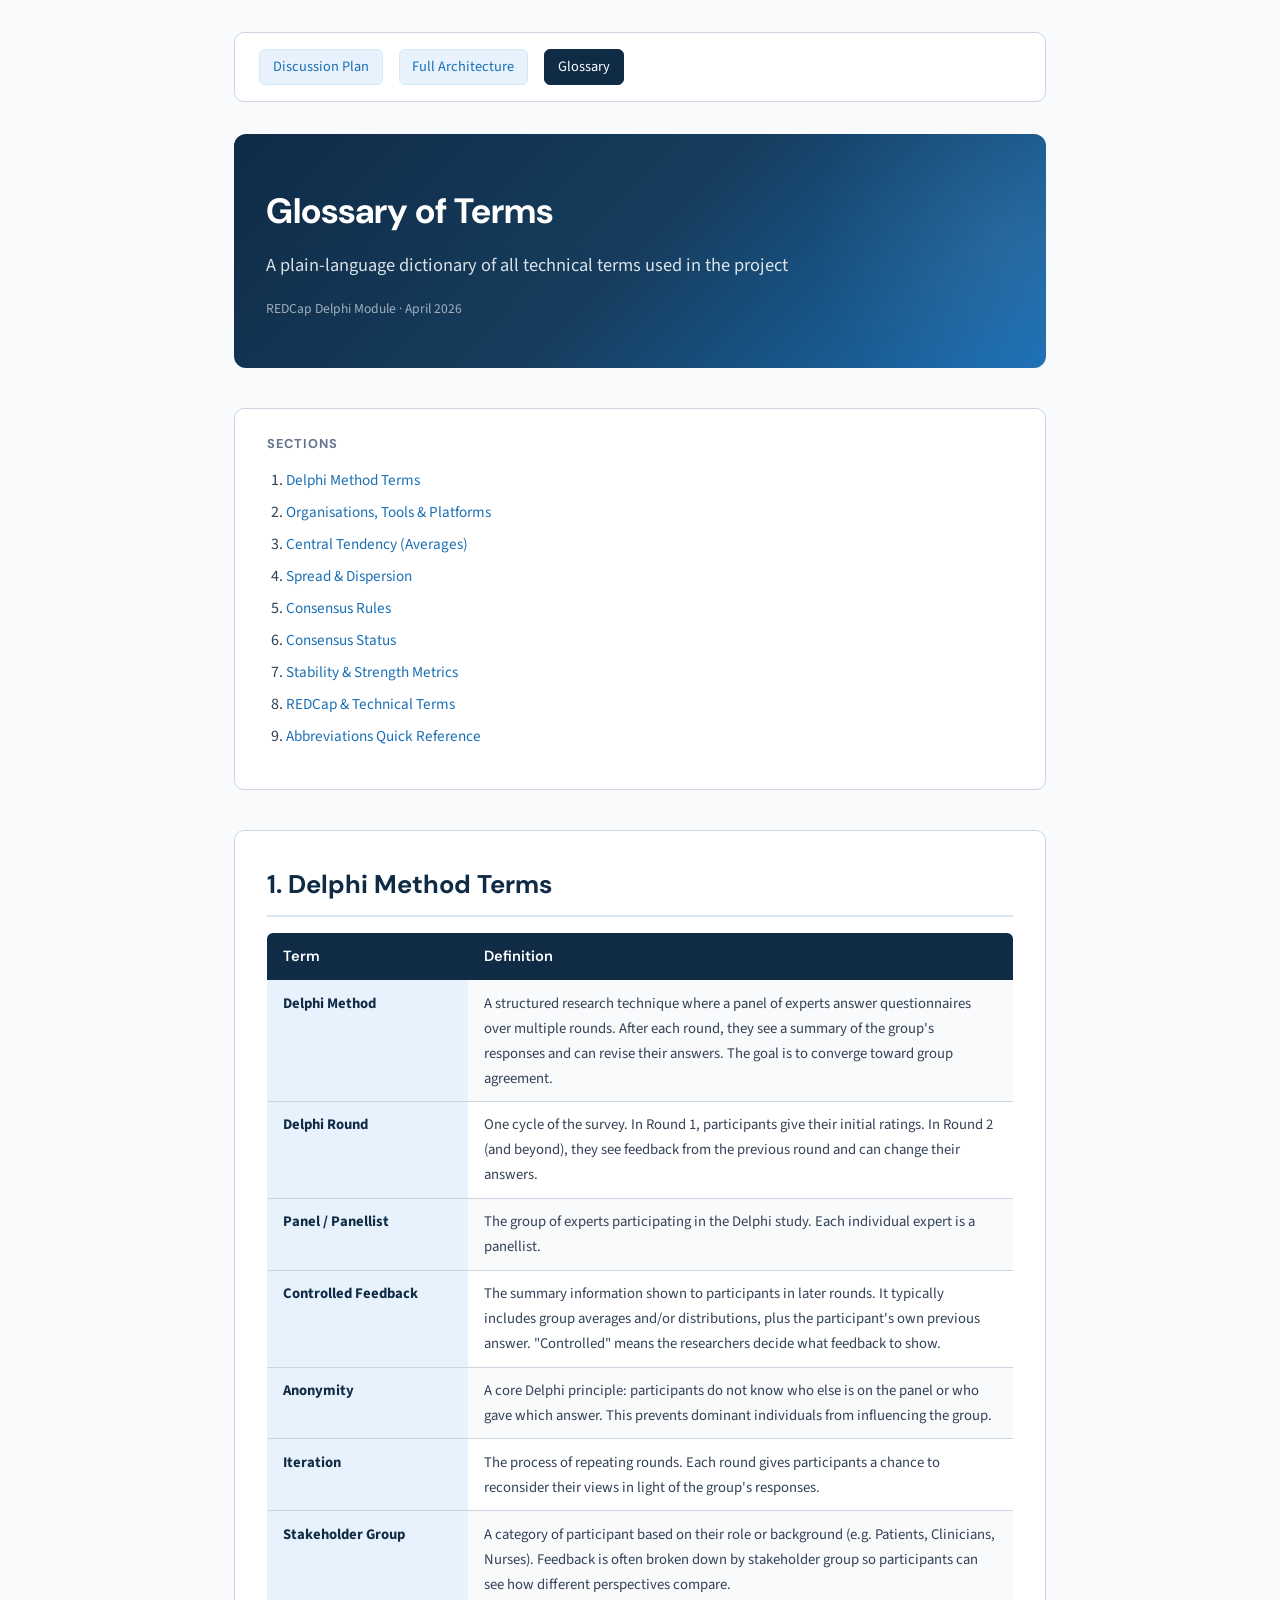
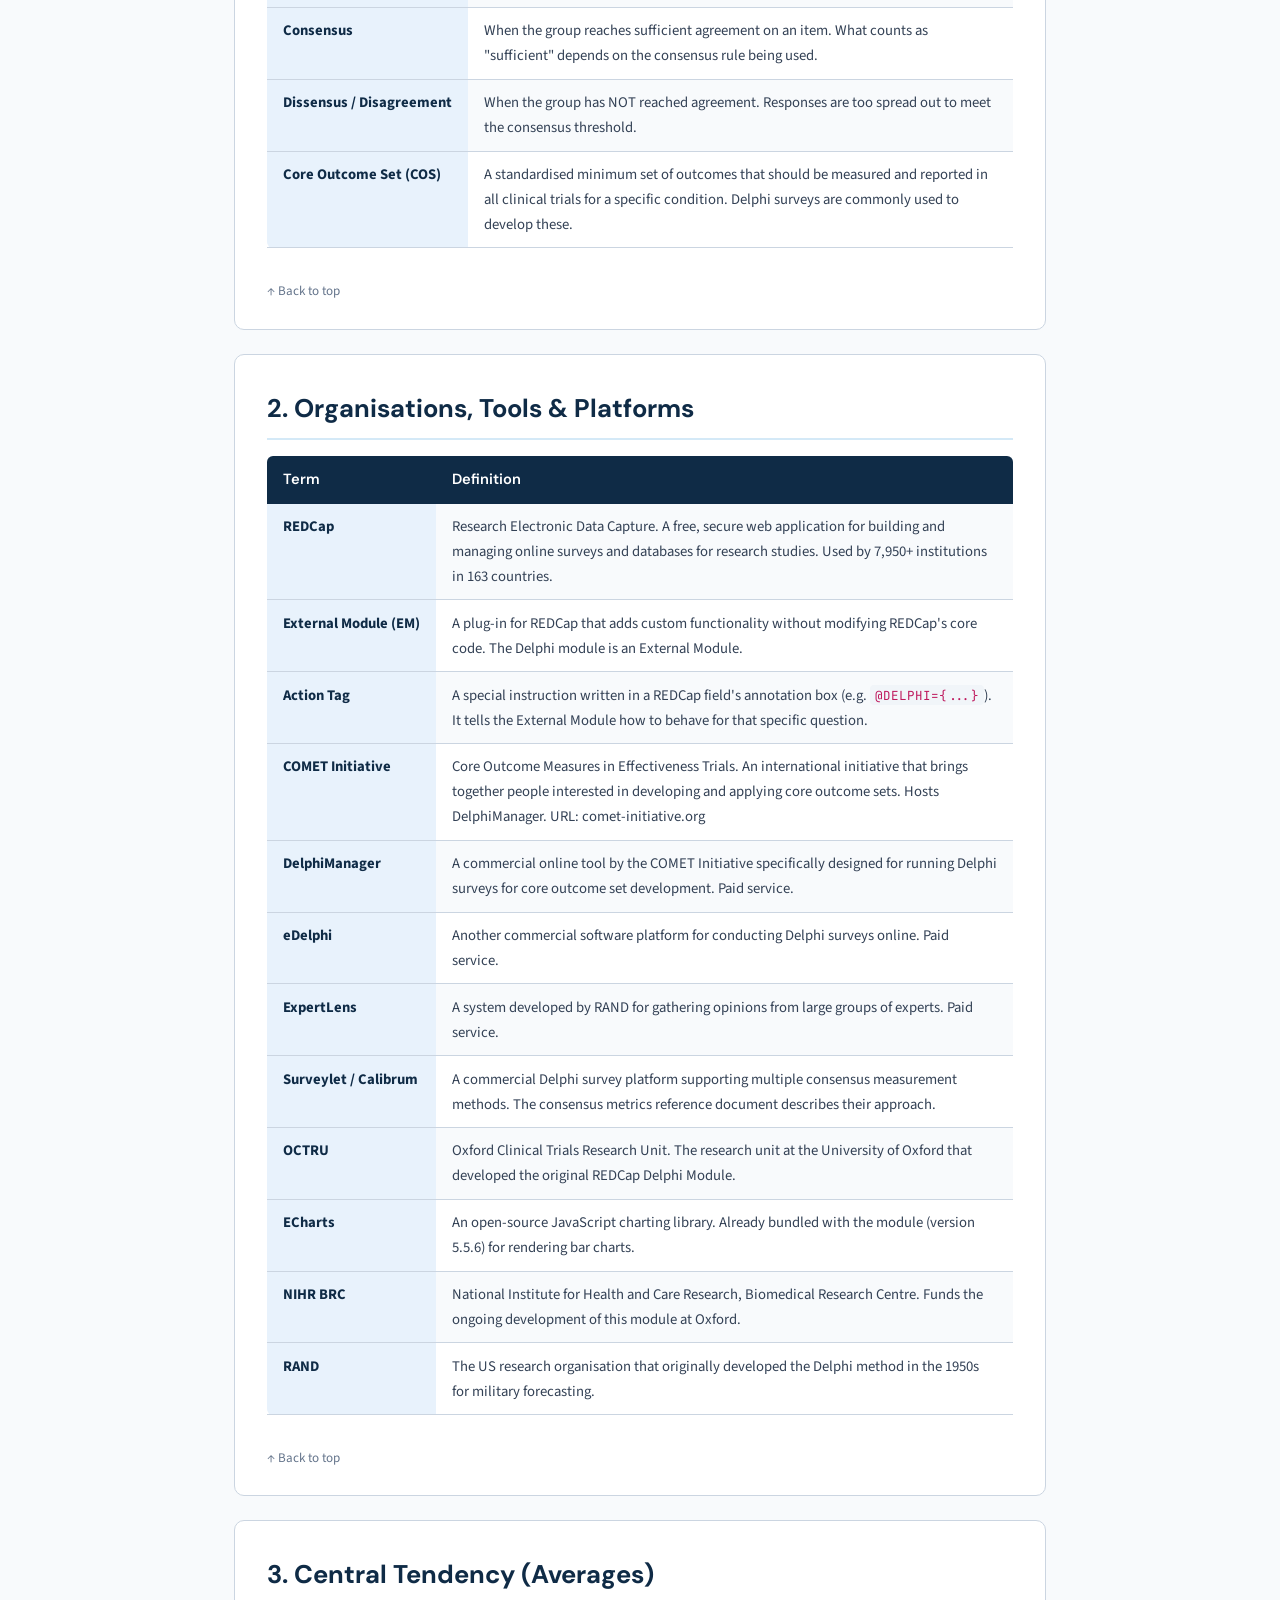
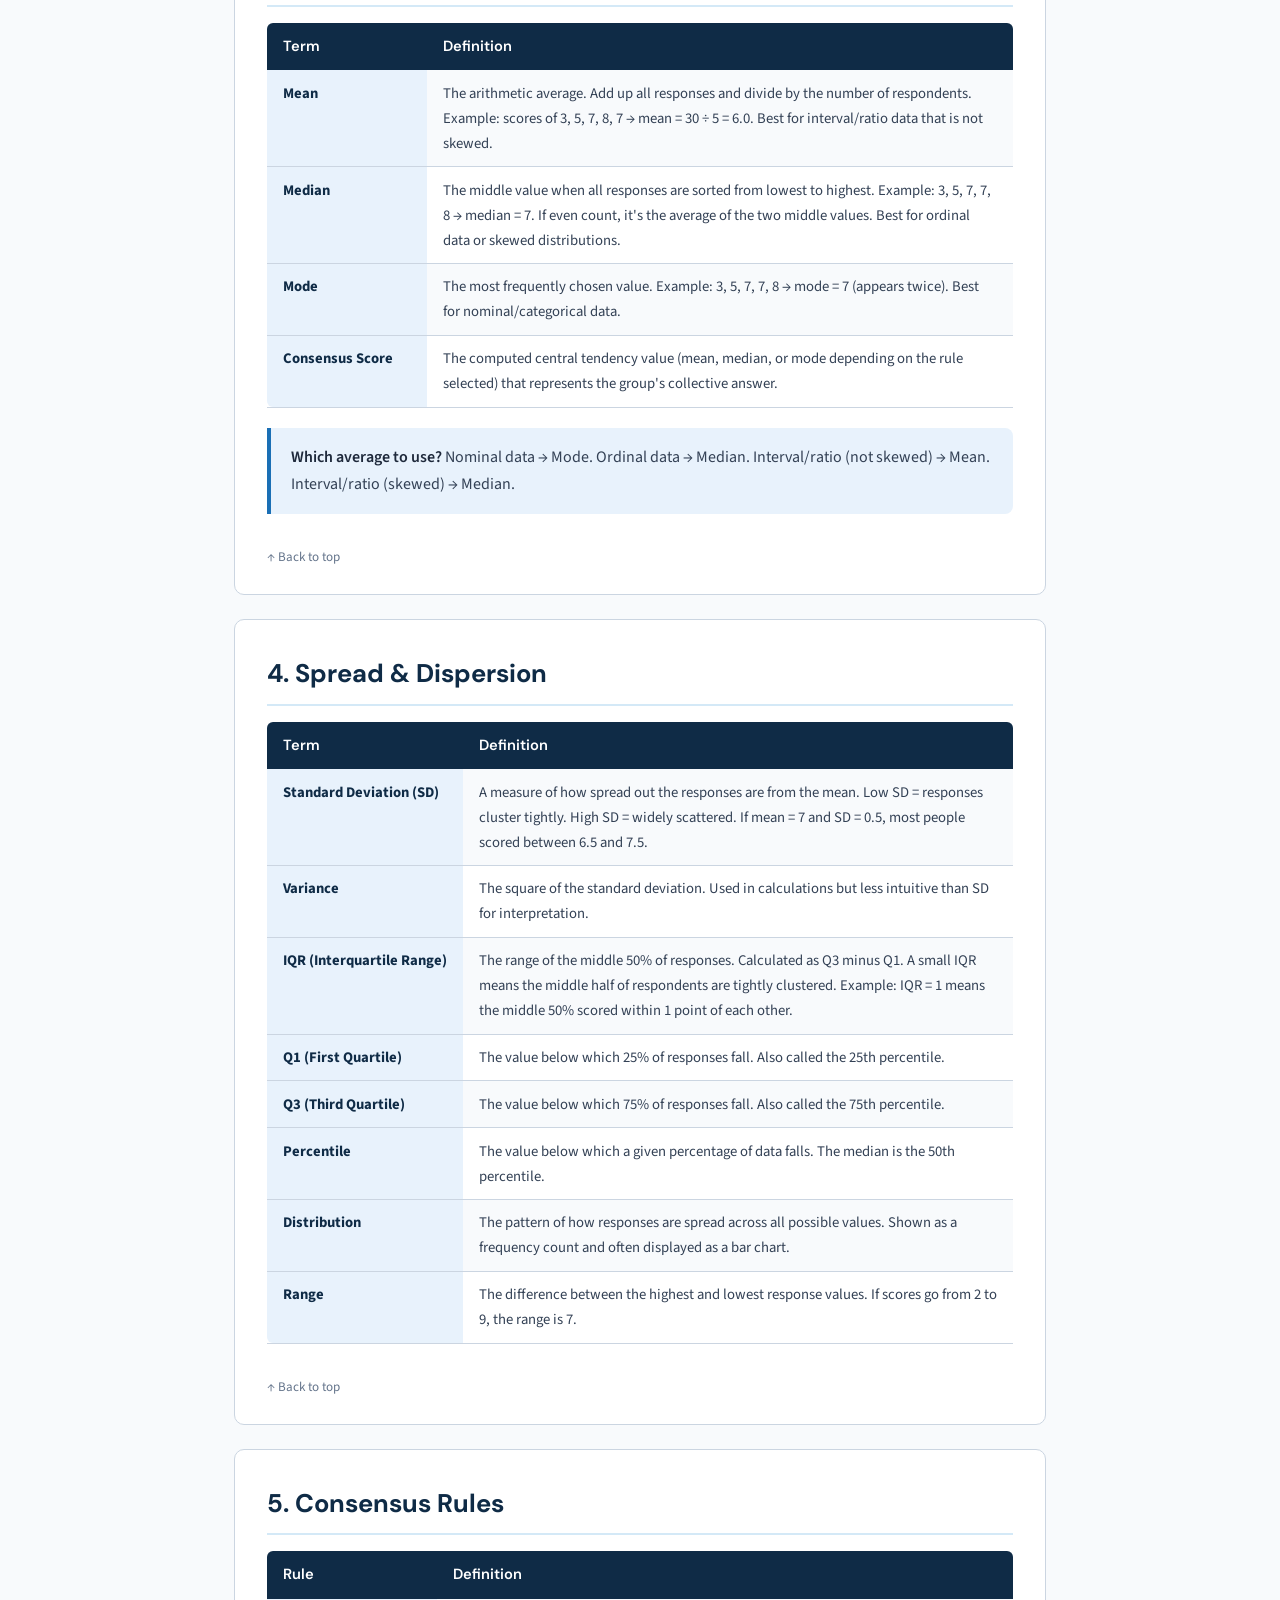
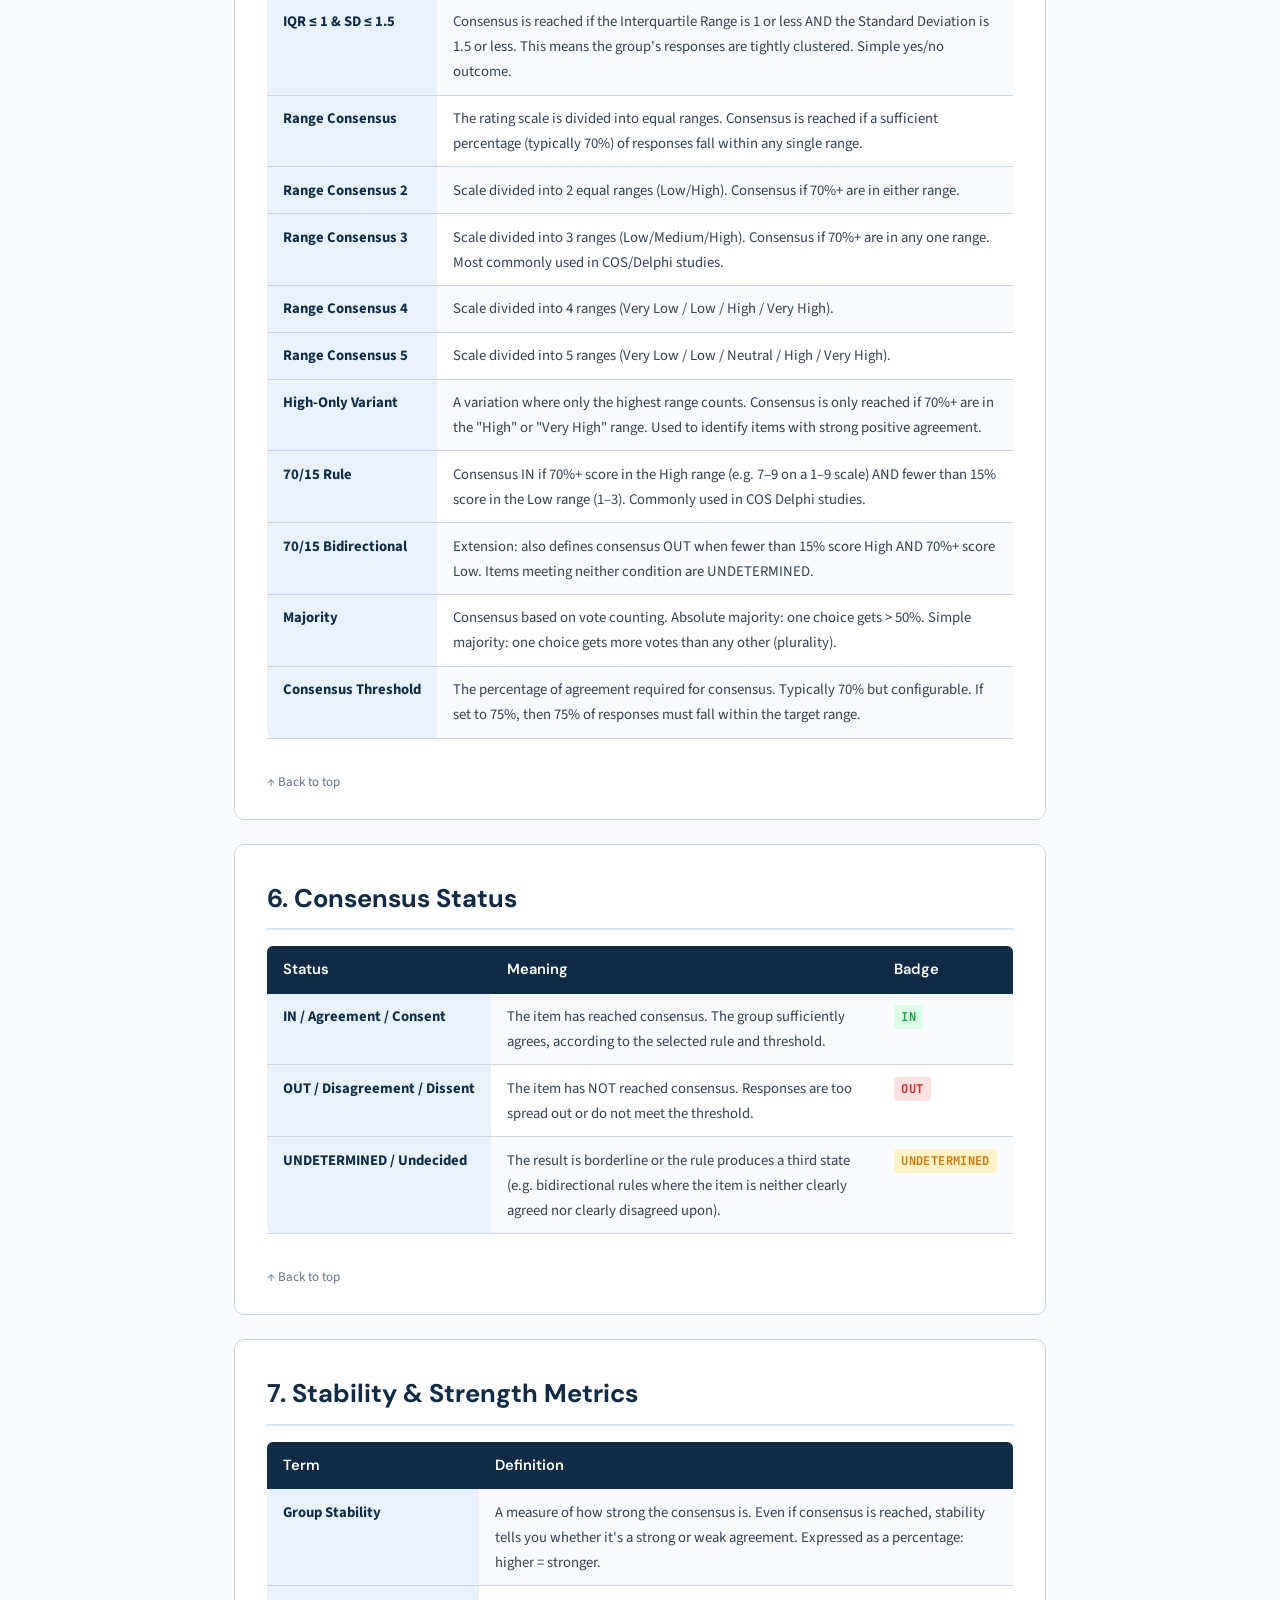
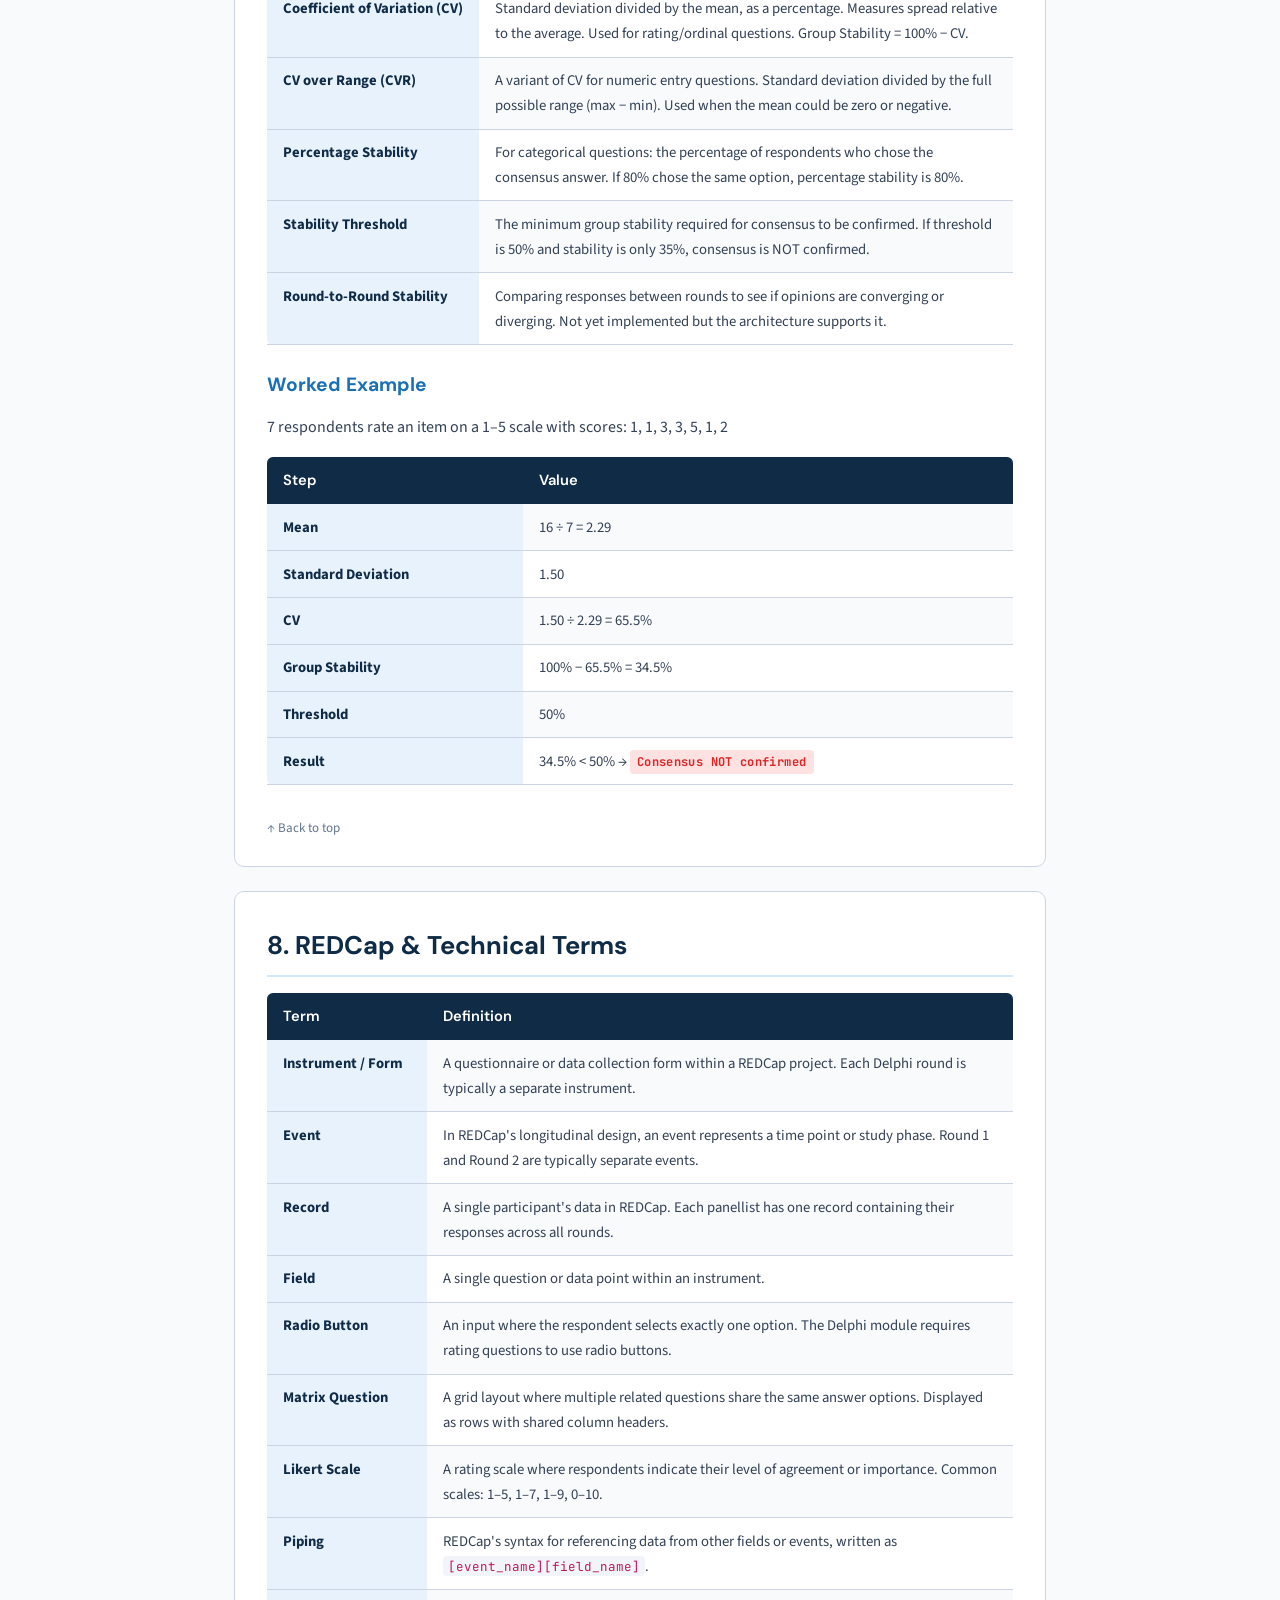
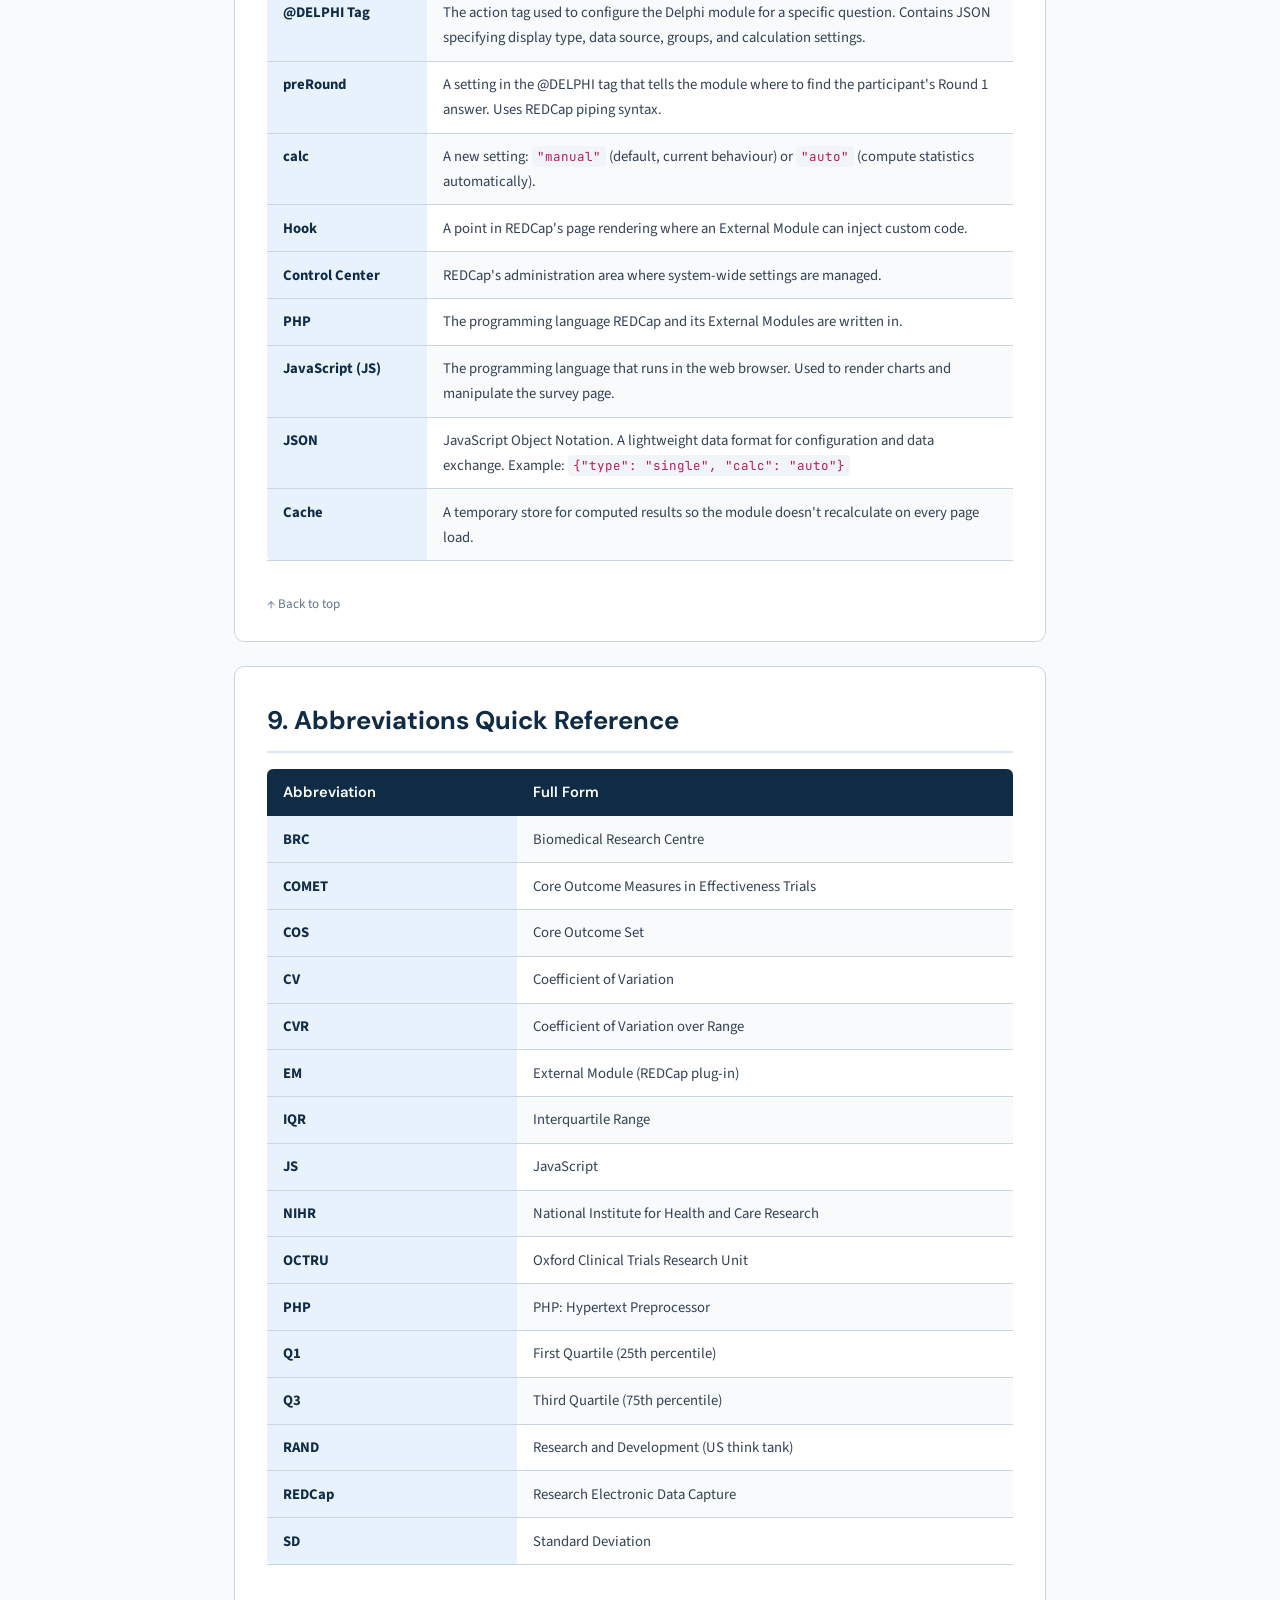
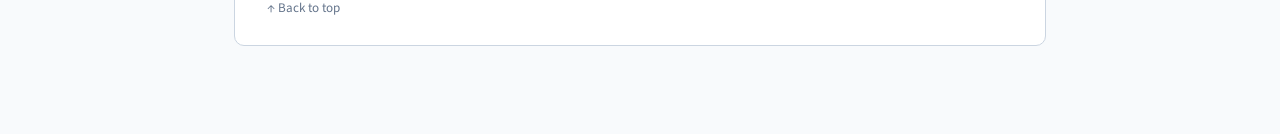
<file: glossary.html>
<!DOCTYPE html>
<html lang="en">
<head>
  <meta charset="UTF-8">
  <meta name="viewport" content="width=device-width, initial-scale=1.0">
  <title>REDCap Delphi Module — Glossary of Terms</title>
  <link rel="preconnect" href="https://fonts.googleapis.com">
  <link href="https://fonts.googleapis.com/css2?family=DM+Sans:wght@400;500;600;700&family=Source+Sans+3:wght@400;500;600;700&family=JetBrains+Mono:wght@400;500;600&display=swap" rel="stylesheet">
  <link rel="stylesheet" href="styles.css">
</head>
<body>

<div class="page-wrapper">

  <nav class="page-links">
    <a href="plan.html">Discussion Plan</a>
    <a href="architecture.html">Full Architecture</a>
    <a href="glossary.html" class="active">Glossary</a>
  </nav>

  <header class="doc-hero">
    <h1>Glossary of Terms</h1>
    <div class="subtitle">A plain-language dictionary of all technical terms used in the project</div>
    <div class="meta">REDCap Delphi Module · April 2026</div>
  </header>

  <nav class="doc-nav" id="top">
    <h3>Sections</h3>
    <ol>
      <li><a href="#delphi">Delphi Method Terms</a></li>
      <li><a href="#orgs">Organisations, Tools &amp; Platforms</a></li>
      <li><a href="#central">Central Tendency (Averages)</a></li>
      <li><a href="#spread">Spread &amp; Dispersion</a></li>
      <li><a href="#consensus-rules">Consensus Rules</a></li>
      <li><a href="#consensus-status">Consensus Status</a></li>
      <li><a href="#stability">Stability &amp; Strength Metrics</a></li>
      <li><a href="#redcap">REDCap &amp; Technical Terms</a></li>
      <li><a href="#abbreviations">Abbreviations Quick Reference</a></li>
    </ol>
  </nav>

  <!-- ═══ DELPHI ═══ -->
  <section class="section" id="delphi">
    <h2>1. Delphi Method Terms</h2>
    <table>
      <tr><th>Term</th><th>Definition</th></tr>
      <tr><td class="term-name">Delphi Method</td><td>A structured research technique where a panel of experts answer questionnaires over multiple rounds. After each round, they see a summary of the group's responses and can revise their answers. The goal is to converge toward group agreement.</td></tr>
      <tr><td class="term-name">Delphi Round</td><td>One cycle of the survey. In Round 1, participants give their initial ratings. In Round 2 (and beyond), they see feedback from the previous round and can change their answers.</td></tr>
      <tr><td class="term-name">Panel / Panellist</td><td>The group of experts participating in the Delphi study. Each individual expert is a panellist.</td></tr>
      <tr><td class="term-name">Controlled Feedback</td><td>The summary information shown to participants in later rounds. It typically includes group averages and/or distributions, plus the participant's own previous answer. "Controlled" means the researchers decide what feedback to show.</td></tr>
      <tr><td class="term-name">Anonymity</td><td>A core Delphi principle: participants do not know who else is on the panel or who gave which answer. This prevents dominant individuals from influencing the group.</td></tr>
      <tr><td class="term-name">Iteration</td><td>The process of repeating rounds. Each round gives participants a chance to reconsider their views in light of the group's responses.</td></tr>
      <tr><td class="term-name">Stakeholder Group</td><td>A category of participant based on their role or background (e.g. Patients, Clinicians, Nurses). Feedback is often broken down by stakeholder group so participants can see how different perspectives compare.</td></tr>
      <tr><td class="term-name">Consensus</td><td>When the group reaches sufficient agreement on an item. What counts as "sufficient" depends on the consensus rule being used.</td></tr>
      <tr><td class="term-name">Dissensus / Disagreement</td><td>When the group has NOT reached agreement. Responses are too spread out to meet the consensus threshold.</td></tr>
      <tr><td class="term-name">Core Outcome Set (COS)</td><td>A standardised minimum set of outcomes that should be measured and reported in all clinical trials for a specific condition. Delphi surveys are commonly used to develop these.</td></tr>
    </table>
    <a href="#top" class="back-link">↑ Back to top</a>
  </section>

  <!-- ═══ ORGS ═══ -->
  <section class="section" id="orgs">
    <h2>2. Organisations, Tools &amp; Platforms</h2>
    <table>
      <tr><th>Term</th><th>Definition</th></tr>
      <tr><td class="term-name">REDCap</td><td>Research Electronic Data Capture. A free, secure web application for building and managing online surveys and databases for research studies. Used by 7,950+ institutions in 163 countries.</td></tr>
      <tr><td class="term-name">External Module (EM)</td><td>A plug-in for REDCap that adds custom functionality without modifying REDCap's core code. The Delphi module is an External Module.</td></tr>
      <tr><td class="term-name">Action Tag</td><td>A special instruction written in a REDCap field's annotation box (e.g. <code>@DELPHI={...}</code>). It tells the External Module how to behave for that specific question.</td></tr>
      <tr><td class="term-name">COMET Initiative</td><td>Core Outcome Measures in Effectiveness Trials. An international initiative that brings together people interested in developing and applying core outcome sets. Hosts DelphiManager. URL: comet-initiative.org</td></tr>
      <tr><td class="term-name">DelphiManager</td><td>A commercial online tool by the COMET Initiative specifically designed for running Delphi surveys for core outcome set development. Paid service.</td></tr>
      <tr><td class="term-name">eDelphi</td><td>Another commercial software platform for conducting Delphi surveys online. Paid service.</td></tr>
      <tr><td class="term-name">ExpertLens</td><td>A system developed by RAND for gathering opinions from large groups of experts. Paid service.</td></tr>
      <tr><td class="term-name">Surveylet / Calibrum</td><td>A commercial Delphi survey platform supporting multiple consensus measurement methods. The consensus metrics reference document describes their approach.</td></tr>
      <tr><td class="term-name">OCTRU</td><td>Oxford Clinical Trials Research Unit. The research unit at the University of Oxford that developed the original REDCap Delphi Module.</td></tr>
      <tr><td class="term-name">ECharts</td><td>An open-source JavaScript charting library. Already bundled with the module (version 5.5.6) for rendering bar charts.</td></tr>
      <tr><td class="term-name">NIHR BRC</td><td>National Institute for Health and Care Research, Biomedical Research Centre. Funds the ongoing development of this module at Oxford.</td></tr>
      <tr><td class="term-name">RAND</td><td>The US research organisation that originally developed the Delphi method in the 1950s for military forecasting.</td></tr>
    </table>
    <a href="#top" class="back-link">↑ Back to top</a>
  </section>

  <!-- ═══ CENTRAL TENDENCY ═══ -->
  <section class="section" id="central">
    <h2>3. Central Tendency (Averages)</h2>
    <table>
      <tr><th>Term</th><th>Definition</th></tr>
      <tr><td class="term-name">Mean</td><td>The arithmetic average. Add up all responses and divide by the number of respondents. Example: scores of 3, 5, 7, 8, 7 → mean = 30 ÷ 5 = 6.0. Best for interval/ratio data that is not skewed.</td></tr>
      <tr><td class="term-name">Median</td><td>The middle value when all responses are sorted from lowest to highest. Example: 3, 5, 7, 7, 8 → median = 7. If even count, it's the average of the two middle values. Best for ordinal data or skewed distributions.</td></tr>
      <tr><td class="term-name">Mode</td><td>The most frequently chosen value. Example: 3, 5, 7, 7, 8 → mode = 7 (appears twice). Best for nominal/categorical data.</td></tr>
      <tr><td class="term-name">Consensus Score</td><td>The computed central tendency value (mean, median, or mode depending on the rule selected) that represents the group's collective answer.</td></tr>
    </table>

    <div class="callout">
      <strong>Which average to use?</strong> Nominal data → Mode. Ordinal data → Median. Interval/ratio (not skewed) → Mean. Interval/ratio (skewed) → Median.
    </div>

    <a href="#top" class="back-link">↑ Back to top</a>
  </section>

  <!-- ═══ SPREAD ═══ -->
  <section class="section" id="spread">
    <h2>4. Spread &amp; Dispersion</h2>
    <table>
      <tr><th>Term</th><th>Definition</th></tr>
      <tr><td class="term-name">Standard Deviation (SD)</td><td>A measure of how spread out the responses are from the mean. Low SD = responses cluster tightly. High SD = widely scattered. If mean = 7 and SD = 0.5, most people scored between 6.5 and 7.5.</td></tr>
      <tr><td class="term-name">Variance</td><td>The square of the standard deviation. Used in calculations but less intuitive than SD for interpretation.</td></tr>
      <tr><td class="term-name">IQR (Interquartile Range)</td><td>The range of the middle 50% of responses. Calculated as Q3 minus Q1. A small IQR means the middle half of respondents are tightly clustered. Example: IQR = 1 means the middle 50% scored within 1 point of each other.</td></tr>
      <tr><td class="term-name">Q1 (First Quartile)</td><td>The value below which 25% of responses fall. Also called the 25th percentile.</td></tr>
      <tr><td class="term-name">Q3 (Third Quartile)</td><td>The value below which 75% of responses fall. Also called the 75th percentile.</td></tr>
      <tr><td class="term-name">Percentile</td><td>The value below which a given percentage of data falls. The median is the 50th percentile.</td></tr>
      <tr><td class="term-name">Distribution</td><td>The pattern of how responses are spread across all possible values. Shown as a frequency count and often displayed as a bar chart.</td></tr>
      <tr><td class="term-name">Range</td><td>The difference between the highest and lowest response values. If scores go from 2 to 9, the range is 7.</td></tr>
    </table>
    <a href="#top" class="back-link">↑ Back to top</a>
  </section>

  <!-- ═══ CONSENSUS RULES ═══ -->
  <section class="section" id="consensus-rules">
    <h2>5. Consensus Rules</h2>
    <table>
      <tr><th>Rule</th><th>Definition</th></tr>
      <tr><td class="term-name">IQR ≤ 1 &amp; SD ≤ 1.5</td><td>Consensus is reached if the Interquartile Range is 1 or less AND the Standard Deviation is 1.5 or less. This means the group's responses are tightly clustered. Simple yes/no outcome.</td></tr>
      <tr><td class="term-name">Range Consensus</td><td>The rating scale is divided into equal ranges. Consensus is reached if a sufficient percentage (typically 70%) of responses fall within any single range.</td></tr>
      <tr><td class="term-name">Range Consensus 2</td><td>Scale divided into 2 equal ranges (Low/High). Consensus if 70%+ are in either range.</td></tr>
      <tr><td class="term-name">Range Consensus 3</td><td>Scale divided into 3 ranges (Low/Medium/High). Consensus if 70%+ are in any one range. Most commonly used in COS/Delphi studies.</td></tr>
      <tr><td class="term-name">Range Consensus 4</td><td>Scale divided into 4 ranges (Very Low / Low / High / Very High).</td></tr>
      <tr><td class="term-name">Range Consensus 5</td><td>Scale divided into 5 ranges (Very Low / Low / Neutral / High / Very High).</td></tr>
      <tr><td class="term-name">High-Only Variant</td><td>A variation where only the highest range counts. Consensus is only reached if 70%+ are in the "High" or "Very High" range. Used to identify items with strong positive agreement.</td></tr>
      <tr><td class="term-name">70/15 Rule</td><td>Consensus IN if 70%+ score in the High range (e.g. 7–9 on a 1–9 scale) AND fewer than 15% score in the Low range (1–3). Commonly used in COS Delphi studies.</td></tr>
      <tr><td class="term-name">70/15 Bidirectional</td><td>Extension: also defines consensus OUT when fewer than 15% score High AND 70%+ score Low. Items meeting neither condition are UNDETERMINED.</td></tr>
      <tr><td class="term-name">Majority</td><td>Consensus based on vote counting. Absolute majority: one choice gets &gt; 50%. Simple majority: one choice gets more votes than any other (plurality).</td></tr>
      <tr><td class="term-name">Consensus Threshold</td><td>The percentage of agreement required for consensus. Typically 70% but configurable. If set to 75%, then 75% of responses must fall within the target range.</td></tr>
    </table>
    <a href="#top" class="back-link">↑ Back to top</a>
  </section>

  <!-- ═══ CONSENSUS STATUS ═══ -->
  <section class="section" id="consensus-status">
    <h2>6. Consensus Status</h2>
    <table>
      <tr><th>Status</th><th>Meaning</th><th>Badge</th></tr>
      <tr><td class="term-name">IN / Agreement / Consent</td><td>The item has reached consensus. The group sufficiently agrees, according to the selected rule and threshold.</td><td><span class="badge badge-in">IN</span></td></tr>
      <tr><td class="term-name">OUT / Disagreement / Dissent</td><td>The item has NOT reached consensus. Responses are too spread out or do not meet the threshold.</td><td><span class="badge badge-out">OUT</span></td></tr>
      <tr><td class="term-name">UNDETERMINED / Undecided</td><td>The result is borderline or the rule produces a third state (e.g. bidirectional rules where the item is neither clearly agreed nor clearly disagreed upon).</td><td><span class="badge badge-und">UNDETERMINED</span></td></tr>
    </table>
    <a href="#top" class="back-link">↑ Back to top</a>
  </section>

  <!-- ═══ STABILITY ═══ -->
  <section class="section" id="stability">
    <h2>7. Stability &amp; Strength Metrics</h2>
    <table>
      <tr><th>Term</th><th>Definition</th></tr>
      <tr><td class="term-name">Group Stability</td><td>A measure of how strong the consensus is. Even if consensus is reached, stability tells you whether it's a strong or weak agreement. Expressed as a percentage: higher = stronger.</td></tr>
      <tr><td class="term-name">Coefficient of Variation (CV)</td><td>Standard deviation divided by the mean, as a percentage. Measures spread relative to the average. Used for rating/ordinal questions. Group Stability = 100% − CV.</td></tr>
      <tr><td class="term-name">CV over Range (CVR)</td><td>A variant of CV for numeric entry questions. Standard deviation divided by the full possible range (max − min). Used when the mean could be zero or negative.</td></tr>
      <tr><td class="term-name">Percentage Stability</td><td>For categorical questions: the percentage of respondents who chose the consensus answer. If 80% chose the same option, percentage stability is 80%.</td></tr>
      <tr><td class="term-name">Stability Threshold</td><td>The minimum group stability required for consensus to be confirmed. If threshold is 50% and stability is only 35%, consensus is NOT confirmed.</td></tr>
      <tr><td class="term-name">Round-to-Round Stability</td><td>Comparing responses between rounds to see if opinions are converging or diverging. Not yet implemented but the architecture supports it.</td></tr>
    </table>

    <h3>Worked Example</h3>
    <p>7 respondents rate an item on a 1–5 scale with scores: 1, 1, 3, 3, 5, 1, 2</p>
    <table>
      <tr><th>Step</th><th>Value</th></tr>
      <tr><td class="term-name">Mean</td><td>16 ÷ 7 = 2.29</td></tr>
      <tr><td class="term-name">Standard Deviation</td><td>1.50</td></tr>
      <tr><td class="term-name">CV</td><td>1.50 ÷ 2.29 = 65.5%</td></tr>
      <tr><td class="term-name">Group Stability</td><td>100% − 65.5% = 34.5%</td></tr>
      <tr><td class="term-name">Threshold</td><td>50%</td></tr>
      <tr><td class="term-name">Result</td><td>34.5% &lt; 50% → <span class="badge badge-out">Consensus NOT confirmed</span></td></tr>
    </table>

    <a href="#top" class="back-link">↑ Back to top</a>
  </section>

  <!-- ═══ REDCAP TERMS ═══ -->
  <section class="section" id="redcap">
    <h2>8. REDCap &amp; Technical Terms</h2>
    <table>
      <tr><th>Term</th><th>Definition</th></tr>
      <tr><td class="term-name">Instrument / Form</td><td>A questionnaire or data collection form within a REDCap project. Each Delphi round is typically a separate instrument.</td></tr>
      <tr><td class="term-name">Event</td><td>In REDCap's longitudinal design, an event represents a time point or study phase. Round 1 and Round 2 are typically separate events.</td></tr>
      <tr><td class="term-name">Record</td><td>A single participant's data in REDCap. Each panellist has one record containing their responses across all rounds.</td></tr>
      <tr><td class="term-name">Field</td><td>A single question or data point within an instrument.</td></tr>
      <tr><td class="term-name">Radio Button</td><td>An input where the respondent selects exactly one option. The Delphi module requires rating questions to use radio buttons.</td></tr>
      <tr><td class="term-name">Matrix Question</td><td>A grid layout where multiple related questions share the same answer options. Displayed as rows with shared column headers.</td></tr>
      <tr><td class="term-name">Likert Scale</td><td>A rating scale where respondents indicate their level of agreement or importance. Common scales: 1–5, 1–7, 1–9, 0–10.</td></tr>
      <tr><td class="term-name">Piping</td><td>REDCap's syntax for referencing data from other fields or events, written as <code>[event_name][field_name]</code>.</td></tr>
      <tr><td class="term-name">@DELPHI Tag</td><td>The action tag used to configure the Delphi module for a specific question. Contains JSON specifying display type, data source, groups, and calculation settings.</td></tr>
      <tr><td class="term-name">preRound</td><td>A setting in the @DELPHI tag that tells the module where to find the participant's Round 1 answer. Uses REDCap piping syntax.</td></tr>
      <tr><td class="term-name">calc</td><td>A new setting: <code>"manual"</code> (default, current behaviour) or <code>"auto"</code> (compute statistics automatically).</td></tr>
      <tr><td class="term-name">Hook</td><td>A point in REDCap's page rendering where an External Module can inject custom code.</td></tr>
      <tr><td class="term-name">Control Center</td><td>REDCap's administration area where system-wide settings are managed.</td></tr>
      <tr><td class="term-name">PHP</td><td>The programming language REDCap and its External Modules are written in.</td></tr>
      <tr><td class="term-name">JavaScript (JS)</td><td>The programming language that runs in the web browser. Used to render charts and manipulate the survey page.</td></tr>
      <tr><td class="term-name">JSON</td><td>JavaScript Object Notation. A lightweight data format for configuration and data exchange. Example: <code>{"type": "single", "calc": "auto"}</code></td></tr>
      <tr><td class="term-name">Cache</td><td>A temporary store for computed results so the module doesn't recalculate on every page load.</td></tr>
    </table>
    <a href="#top" class="back-link">↑ Back to top</a>
  </section>

  <!-- ═══ ABBREVIATIONS ═══ -->
  <section class="section" id="abbreviations">
    <h2>9. Abbreviations Quick Reference</h2>
    <table>
      <tr><th>Abbreviation</th><th>Full Form</th></tr>
      <tr><td class="term-name">BRC</td><td>Biomedical Research Centre</td></tr>
      <tr><td class="term-name">COMET</td><td>Core Outcome Measures in Effectiveness Trials</td></tr>
      <tr><td class="term-name">COS</td><td>Core Outcome Set</td></tr>
      <tr><td class="term-name">CV</td><td>Coefficient of Variation</td></tr>
      <tr><td class="term-name">CVR</td><td>Coefficient of Variation over Range</td></tr>
      <tr><td class="term-name">EM</td><td>External Module (REDCap plug-in)</td></tr>
      <tr><td class="term-name">IQR</td><td>Interquartile Range</td></tr>
      <tr><td class="term-name">JS</td><td>JavaScript</td></tr>
      <tr><td class="term-name">NIHR</td><td>National Institute for Health and Care Research</td></tr>
      <tr><td class="term-name">OCTRU</td><td>Oxford Clinical Trials Research Unit</td></tr>
      <tr><td class="term-name">PHP</td><td>PHP: Hypertext Preprocessor</td></tr>
      <tr><td class="term-name">Q1</td><td>First Quartile (25th percentile)</td></tr>
      <tr><td class="term-name">Q3</td><td>Third Quartile (75th percentile)</td></tr>
      <tr><td class="term-name">RAND</td><td>Research and Development (US think tank)</td></tr>
      <tr><td class="term-name">REDCap</td><td>Research Electronic Data Capture</td></tr>
      <tr><td class="term-name">SD</td><td>Standard Deviation</td></tr>
    </table>
    <a href="#top" class="back-link">↑ Back to top</a>
  </section>

</div>
</body>
</html>
</file>
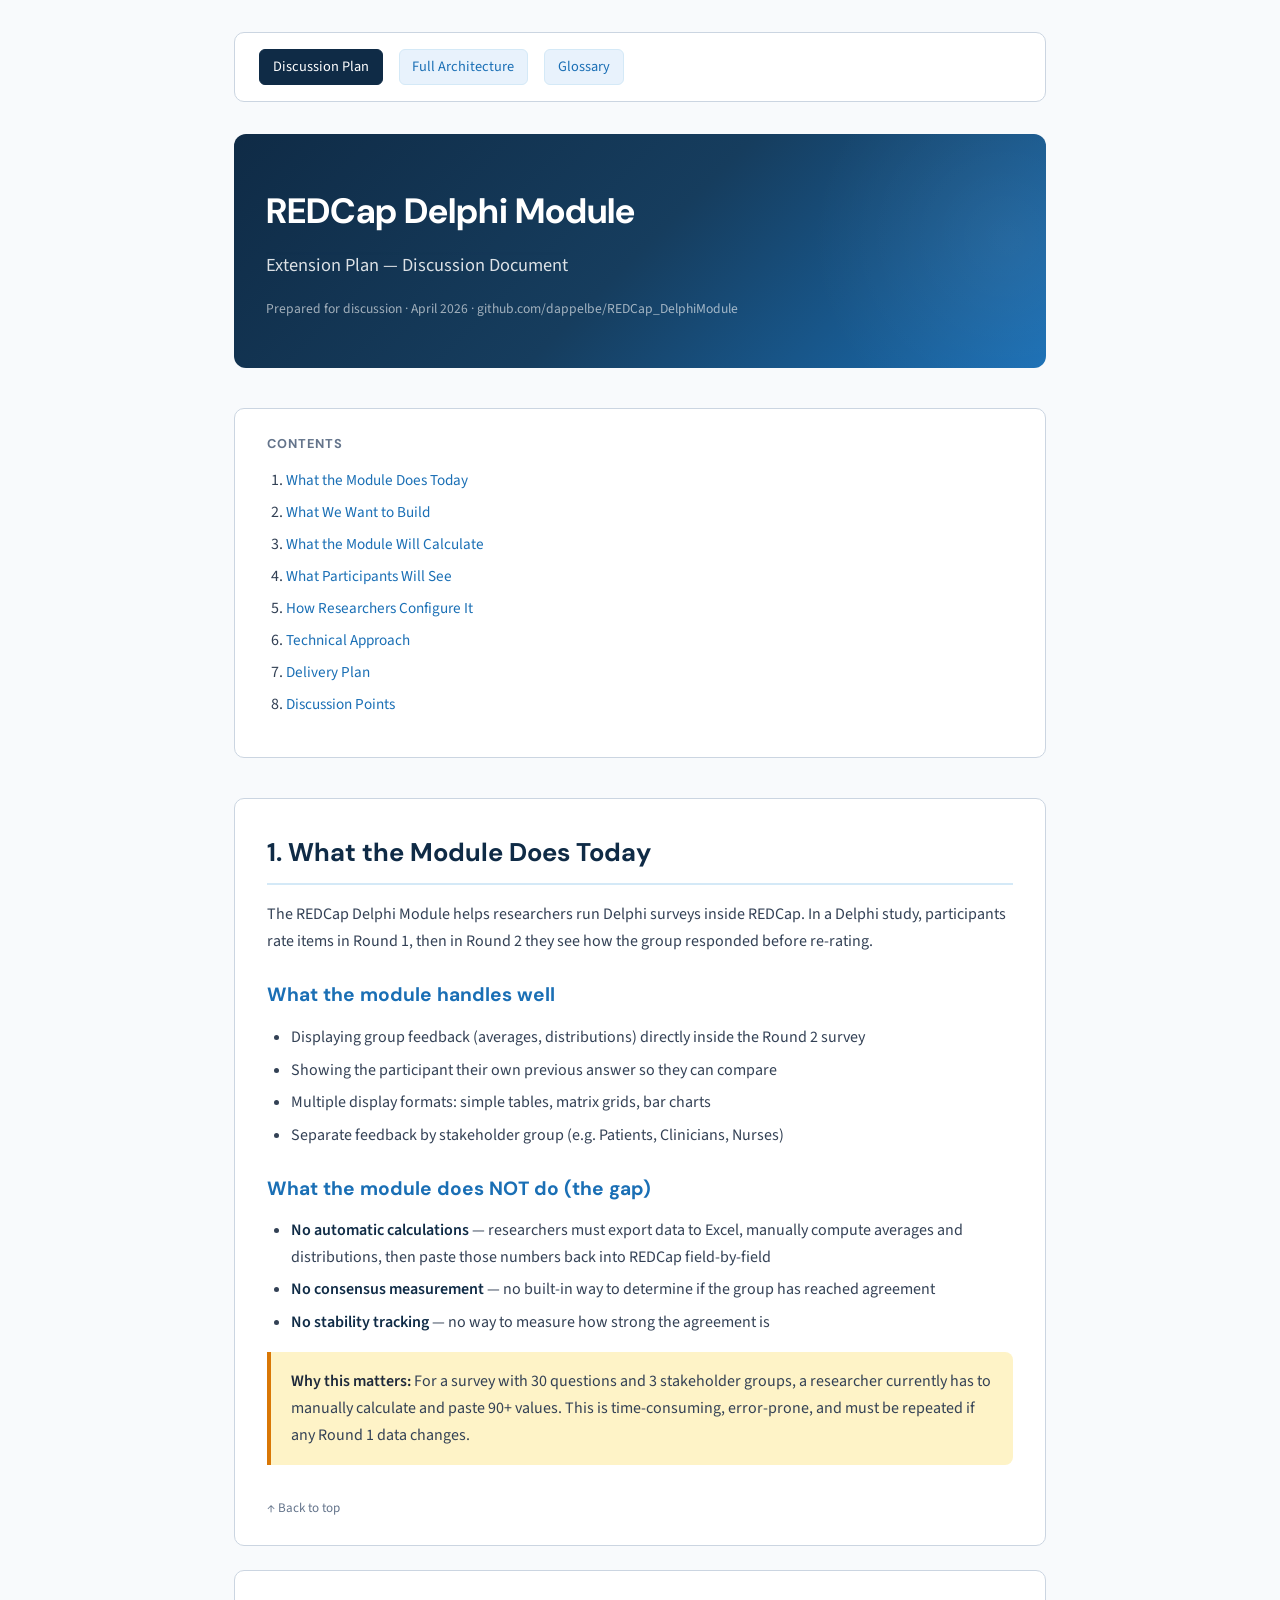
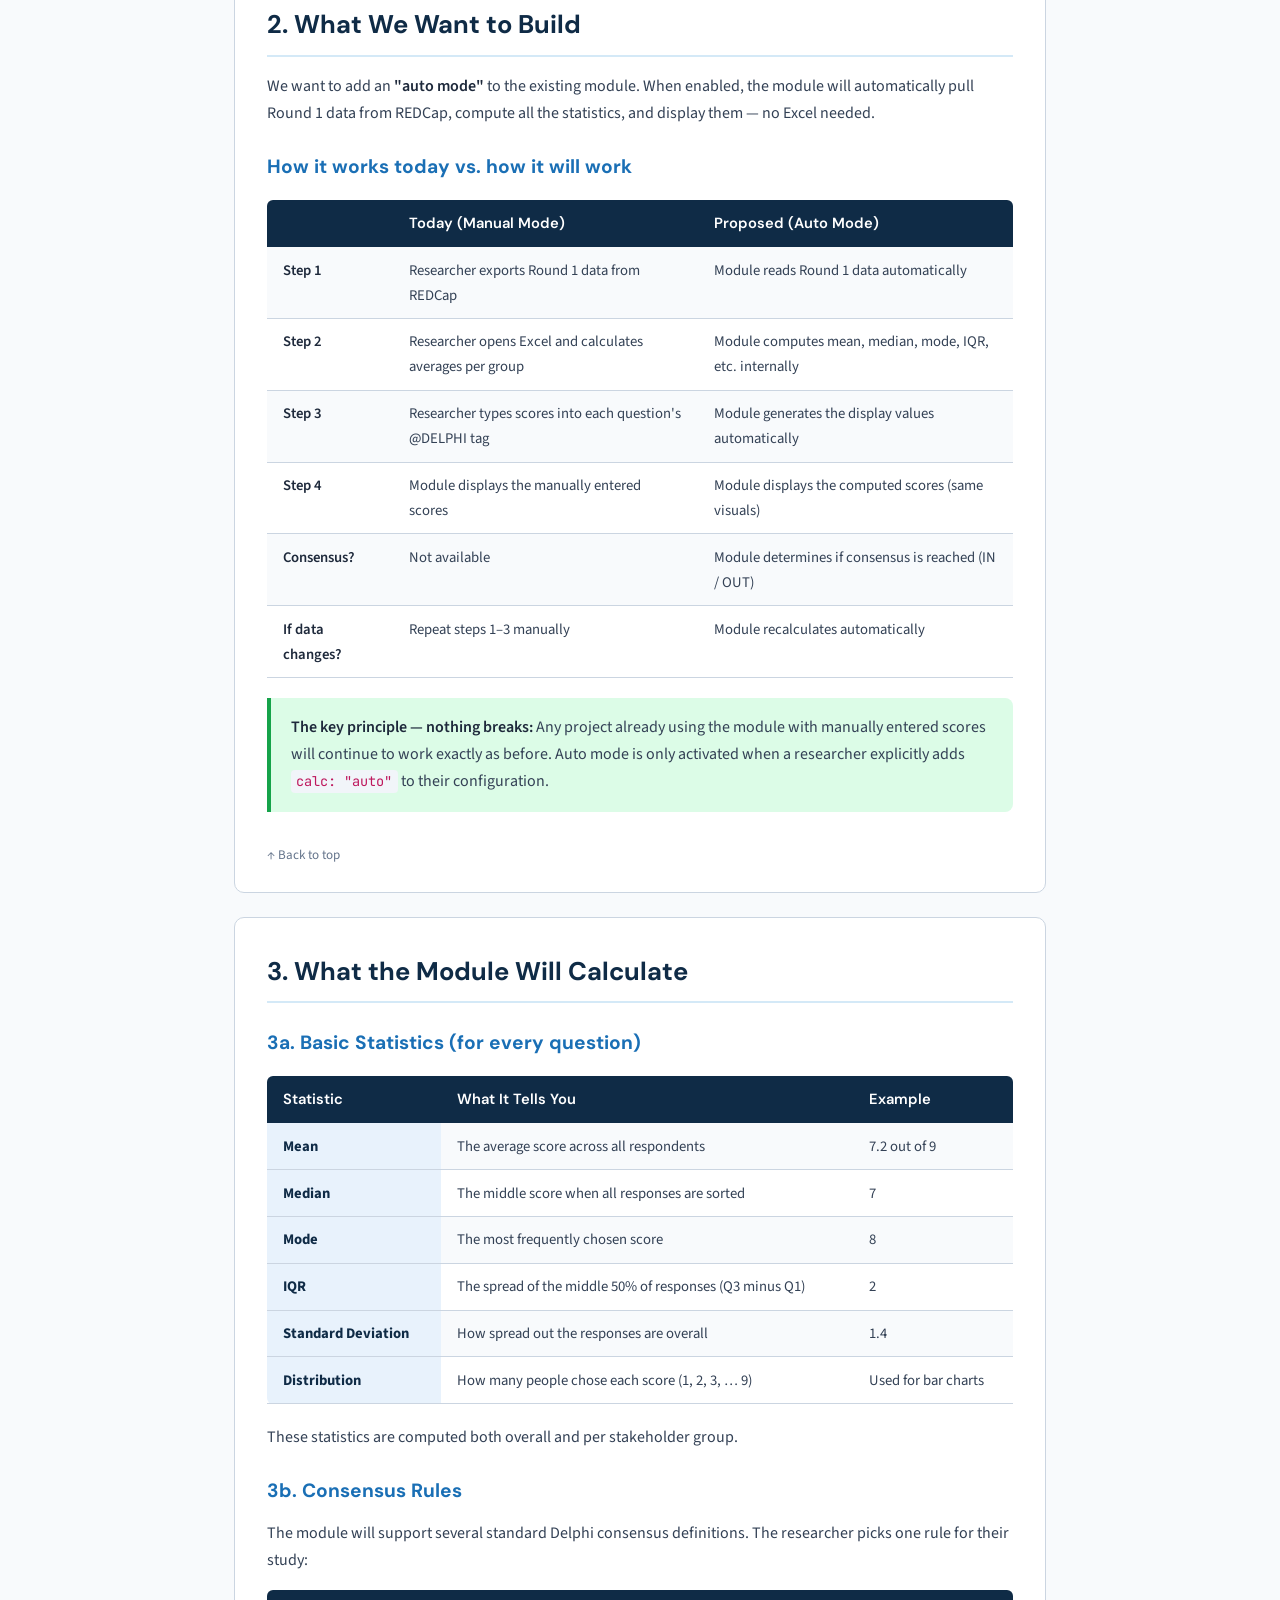
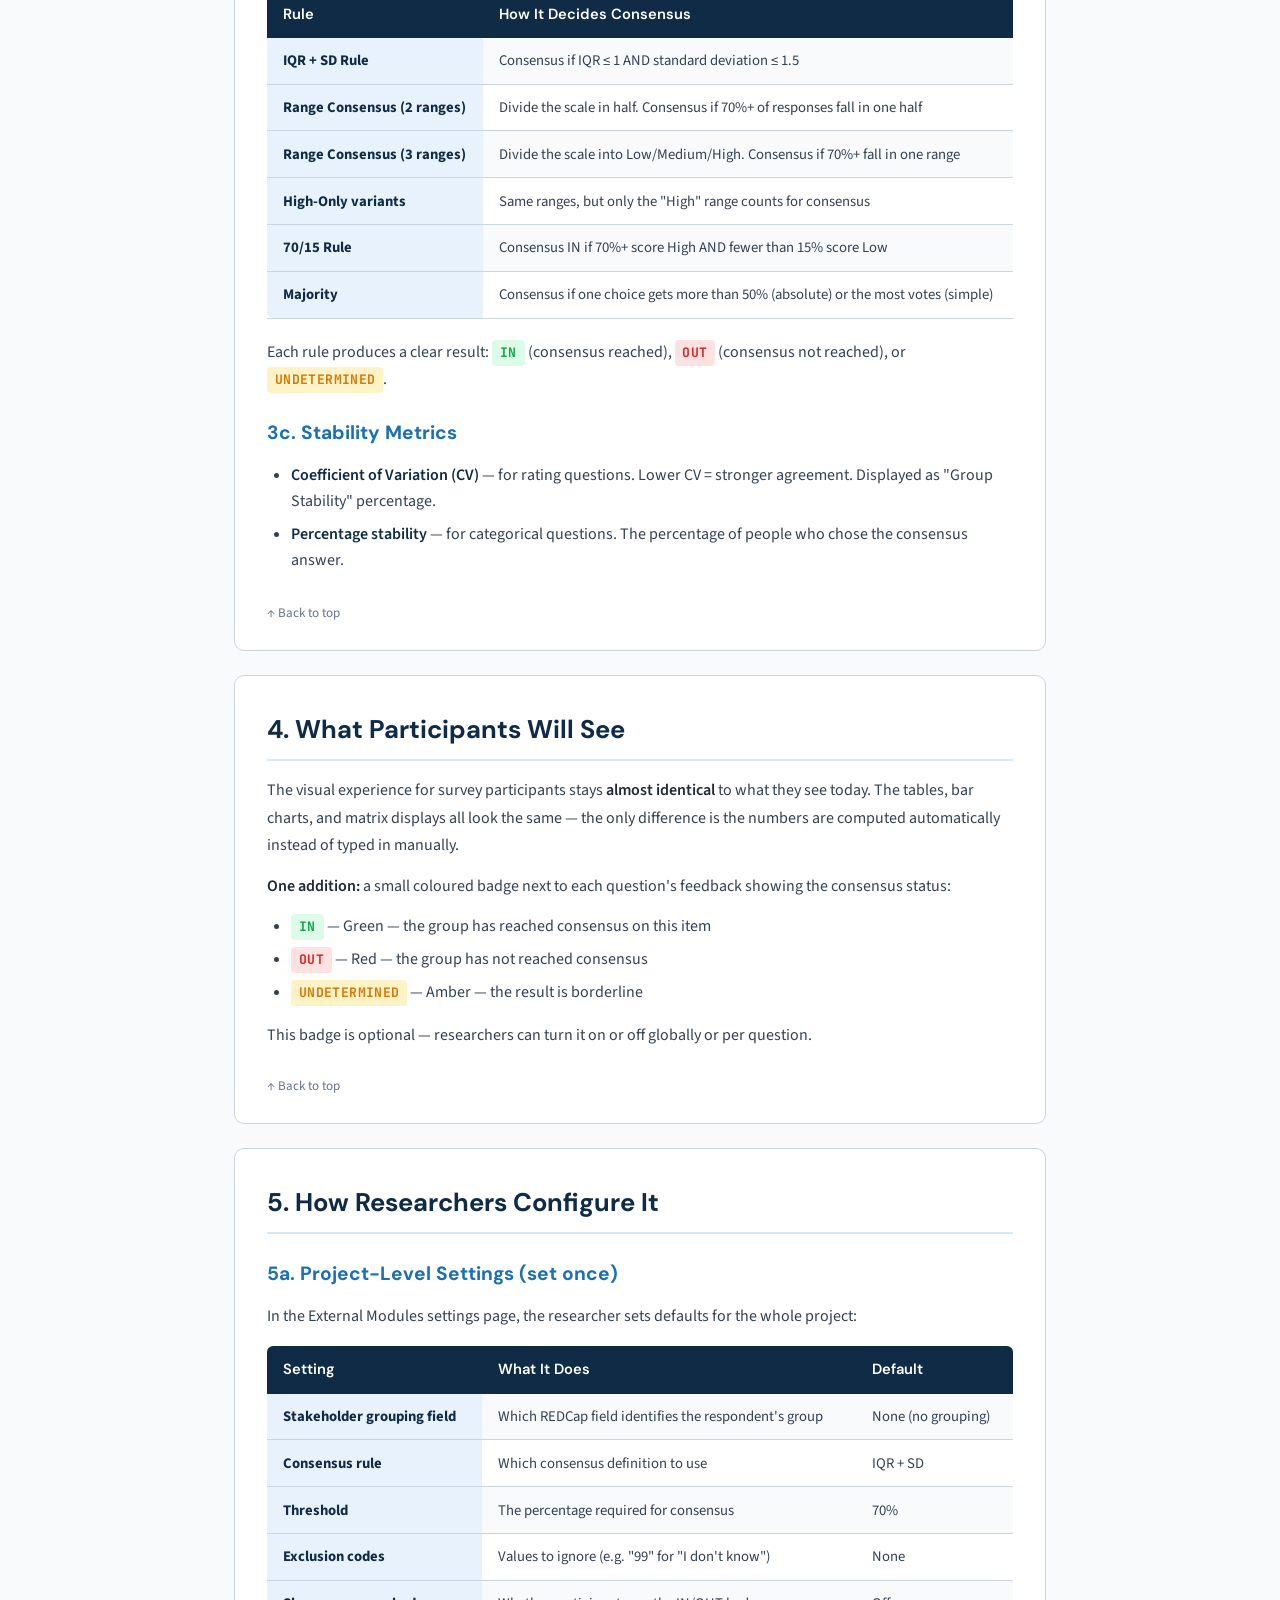
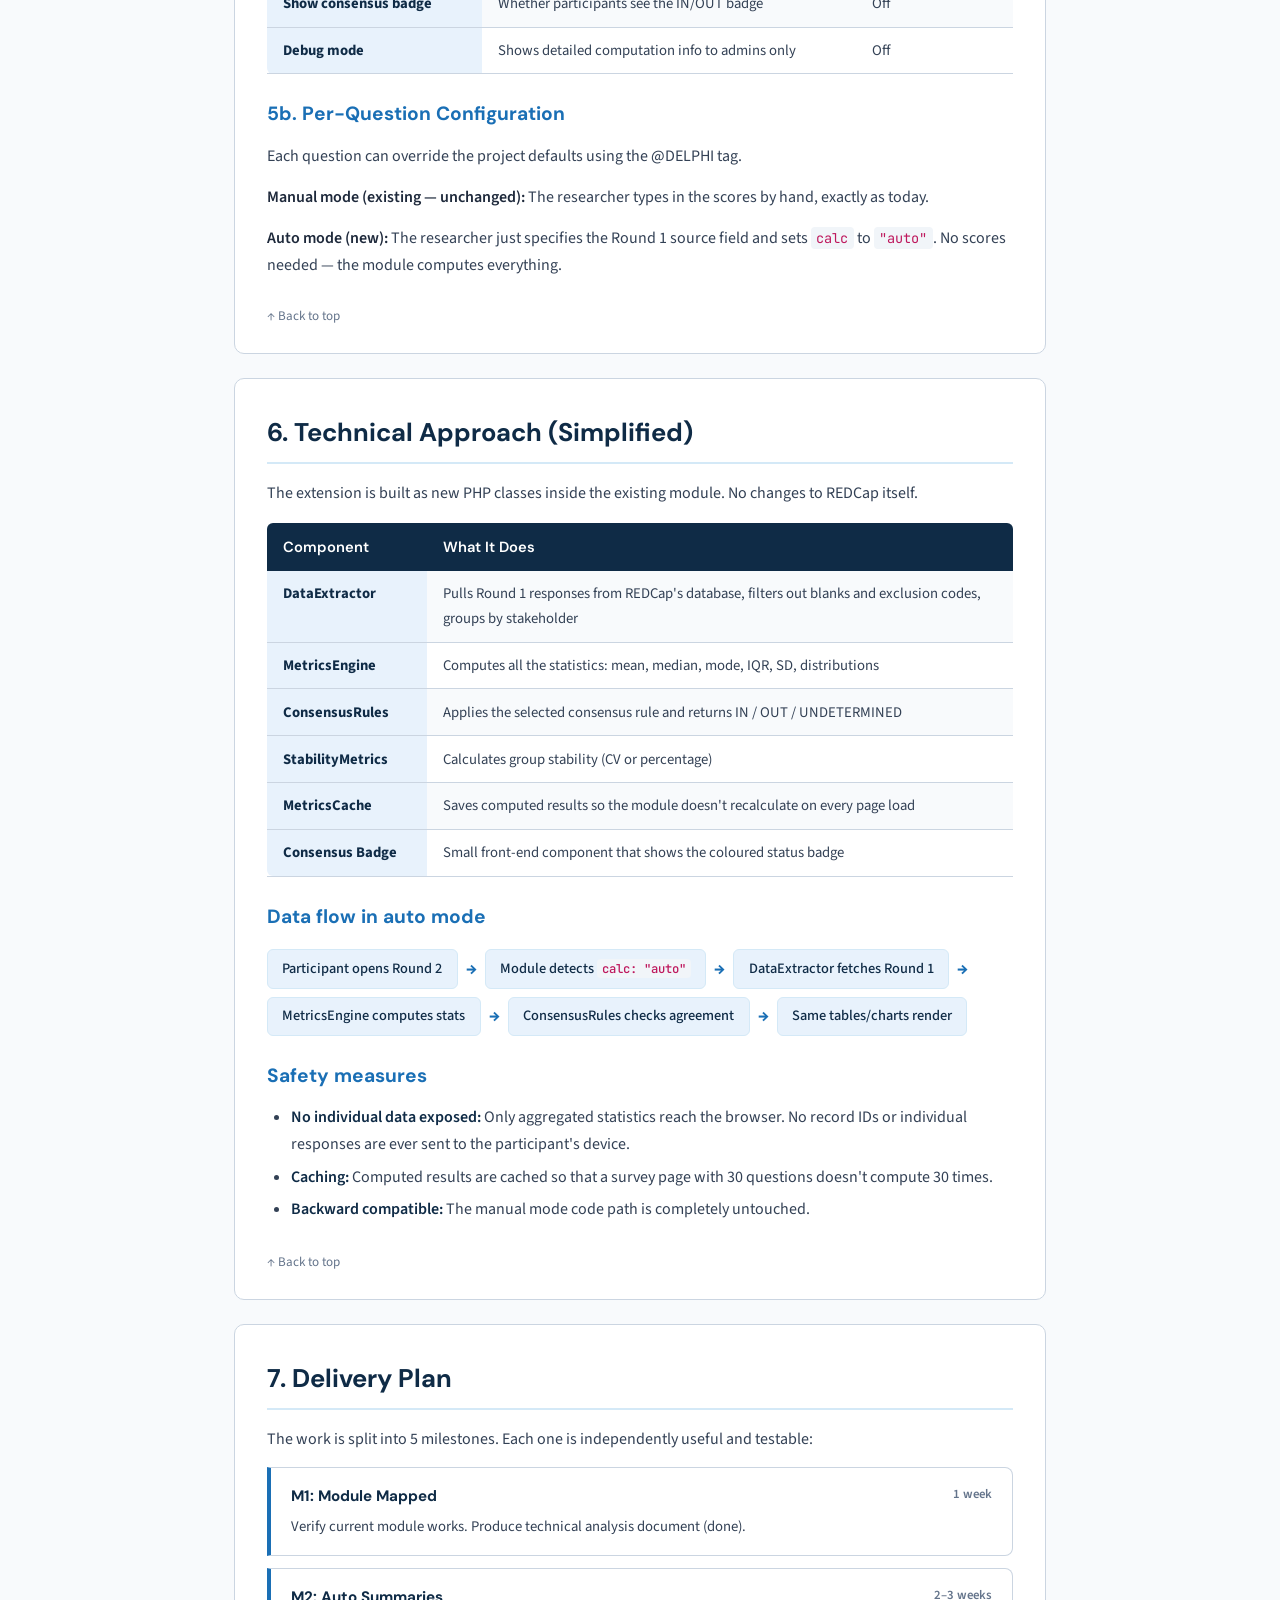
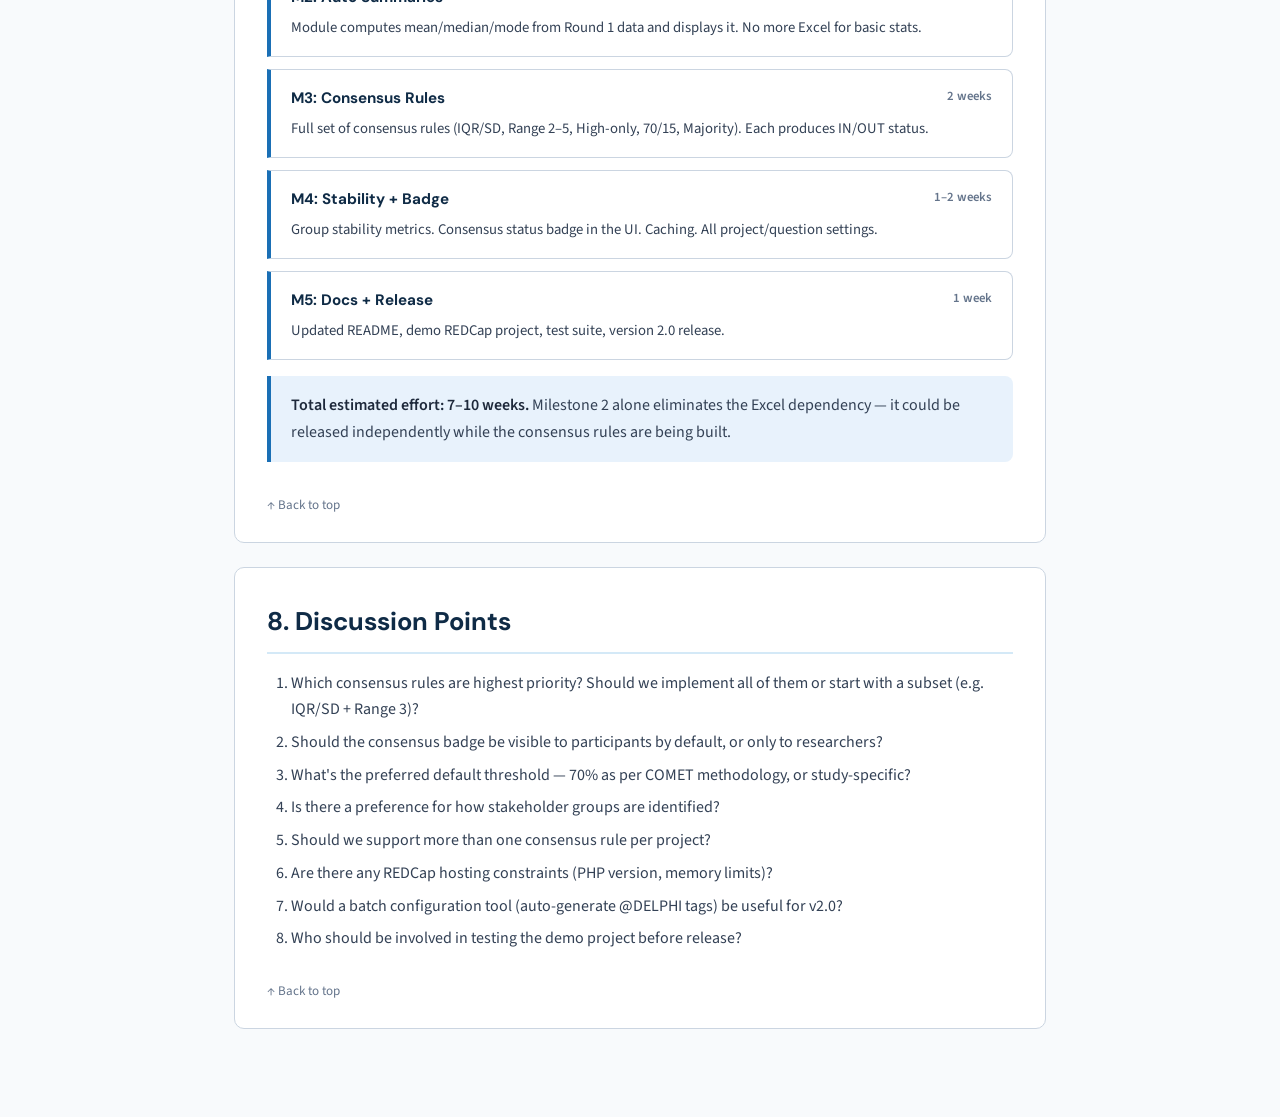
<file: plan.html>
<!DOCTYPE html>
<html lang="en">
<head>
  <meta charset="UTF-8">
  <meta name="viewport" content="width=device-width, initial-scale=1.0">
  <title>REDCap Delphi Module — Discussion Plan</title>
  <link rel="preconnect" href="https://fonts.googleapis.com">
  <link href="https://fonts.googleapis.com/css2?family=DM+Sans:wght@400;500;600;700&family=Source+Sans+3:wght@400;500;600;700&family=JetBrains+Mono:wght@400;500;600&display=swap" rel="stylesheet">
  <link rel="stylesheet" href="styles.css">
</head>
<body>

<div class="page-wrapper">

  <!-- Navigation between pages -->
  <nav class="page-links">
    <a href="plan.html" class="active">Discussion Plan</a>
    <a href="architecture.html">Full Architecture</a>
    <a href="glossary.html">Glossary</a>
  </nav>

  <!-- Hero -->
  <header class="doc-hero">
    <h1>REDCap Delphi Module</h1>
    <div class="subtitle">Extension Plan — Discussion Document</div>
    <div class="meta">Prepared for discussion · April 2026 · github.com/dappelbe/REDCap_DelphiModule</div>
  </header>

  <!-- TOC -->
  <nav class="doc-nav" id="top">
    <h3>Contents</h3>
    <ol>
      <li><a href="#today">What the Module Does Today</a></li>
      <li><a href="#build">What We Want to Build</a></li>
      <li><a href="#compute">What the Module Will Calculate</a></li>
      <li><a href="#participants">What Participants Will See</a></li>
      <li><a href="#config">How Researchers Configure It</a></li>
      <li><a href="#technical">Technical Approach</a></li>
      <li><a href="#delivery">Delivery Plan</a></li>
      <li><a href="#discussion">Discussion Points</a></li>
    </ol>
  </nav>

  <!-- 1. TODAY -->
  <section class="section" id="today">
    <h2>1. What the Module Does Today</h2>
    <p>The REDCap Delphi Module helps researchers run Delphi surveys inside REDCap. In a Delphi study, participants rate items in Round 1, then in Round 2 they see how the group responded before re-rating.</p>

    <h3>What the module handles well</h3>
    <ul>
      <li>Displaying group feedback (averages, distributions) directly inside the Round 2 survey</li>
      <li>Showing the participant their own previous answer so they can compare</li>
      <li>Multiple display formats: simple tables, matrix grids, bar charts</li>
      <li>Separate feedback by stakeholder group (e.g. Patients, Clinicians, Nurses)</li>
    </ul>

    <h3>What the module does NOT do (the gap)</h3>
    <ul>
      <li><strong>No automatic calculations</strong> — researchers must export data to Excel, manually compute averages and distributions, then paste those numbers back into REDCap field-by-field</li>
      <li><strong>No consensus measurement</strong> — no built-in way to determine if the group has reached agreement</li>
      <li><strong>No stability tracking</strong> — no way to measure how strong the agreement is</li>
    </ul>

    <div class="callout-warn callout">
      <strong>Why this matters:</strong> For a survey with 30 questions and 3 stakeholder groups, a researcher currently has to manually calculate and paste 90+ values. This is time-consuming, error-prone, and must be repeated if any Round 1 data changes.
    </div>

    <a href="#top" class="back-link">↑ Back to top</a>
  </section>

  <!-- 2. BUILD -->
  <section class="section" id="build">
    <h2>2. What We Want to Build</h2>
    <p>We want to add an <strong>"auto mode"</strong> to the existing module. When enabled, the module will automatically pull Round 1 data from REDCap, compute all the statistics, and display them — no Excel needed.</p>

    <h3>How it works today vs. how it will work</h3>
    <table>
      <tr><th></th><th>Today (Manual Mode)</th><th>Proposed (Auto Mode)</th></tr>
      <tr><td><strong>Step 1</strong></td><td>Researcher exports Round 1 data from REDCap</td><td>Module reads Round 1 data automatically</td></tr>
      <tr><td><strong>Step 2</strong></td><td>Researcher opens Excel and calculates averages per group</td><td>Module computes mean, median, mode, IQR, etc. internally</td></tr>
      <tr><td><strong>Step 3</strong></td><td>Researcher types scores into each question's @DELPHI tag</td><td>Module generates the display values automatically</td></tr>
      <tr><td><strong>Step 4</strong></td><td>Module displays the manually entered scores</td><td>Module displays the computed scores (same visuals)</td></tr>
      <tr><td><strong>Consensus?</strong></td><td>Not available</td><td>Module determines if consensus is reached (IN / OUT)</td></tr>
      <tr><td><strong>If data changes?</strong></td><td>Repeat steps 1–3 manually</td><td>Module recalculates automatically</td></tr>
    </table>

    <div class="callout-success callout">
      <strong>The key principle — nothing breaks:</strong> Any project already using the module with manually entered scores will continue to work exactly as before. Auto mode is only activated when a researcher explicitly adds <code>calc: "auto"</code> to their configuration.
    </div>

    <a href="#top" class="back-link">↑ Back to top</a>
  </section>

  <!-- 3. COMPUTE -->
  <section class="section" id="compute">
    <h2>3. What the Module Will Calculate</h2>

    <h3>3a. Basic Statistics (for every question)</h3>
    <table>
      <tr><th>Statistic</th><th>What It Tells You</th><th>Example</th></tr>
      <tr><td class="term-name">Mean</td><td>The average score across all respondents</td><td>7.2 out of 9</td></tr>
      <tr><td class="term-name">Median</td><td>The middle score when all responses are sorted</td><td>7</td></tr>
      <tr><td class="term-name">Mode</td><td>The most frequently chosen score</td><td>8</td></tr>
      <tr><td class="term-name">IQR</td><td>The spread of the middle 50% of responses (Q3 minus Q1)</td><td>2</td></tr>
      <tr><td class="term-name">Standard Deviation</td><td>How spread out the responses are overall</td><td>1.4</td></tr>
      <tr><td class="term-name">Distribution</td><td>How many people chose each score (1, 2, 3, … 9)</td><td>Used for bar charts</td></tr>
    </table>
    <p>These statistics are computed both overall and per stakeholder group.</p>

    <h3>3b. Consensus Rules</h3>
    <p>The module will support several standard Delphi consensus definitions. The researcher picks one rule for their study:</p>
    <table>
      <tr><th>Rule</th><th>How It Decides Consensus</th></tr>
      <tr><td class="term-name">IQR + SD Rule</td><td>Consensus if IQR ≤ 1 AND standard deviation ≤ 1.5</td></tr>
      <tr><td class="term-name">Range Consensus (2 ranges)</td><td>Divide the scale in half. Consensus if 70%+ of responses fall in one half</td></tr>
      <tr><td class="term-name">Range Consensus (3 ranges)</td><td>Divide the scale into Low/Medium/High. Consensus if 70%+ fall in one range</td></tr>
      <tr><td class="term-name">High-Only variants</td><td>Same ranges, but only the "High" range counts for consensus</td></tr>
      <tr><td class="term-name">70/15 Rule</td><td>Consensus IN if 70%+ score High AND fewer than 15% score Low</td></tr>
      <tr><td class="term-name">Majority</td><td>Consensus if one choice gets more than 50% (absolute) or the most votes (simple)</td></tr>
    </table>
    <p>Each rule produces a clear result: <span class="badge badge-in">IN</span> (consensus reached), <span class="badge badge-out">OUT</span> (consensus not reached), or <span class="badge badge-und">UNDETERMINED</span>.</p>

    <h3>3c. Stability Metrics</h3>
    <ul>
      <li><strong>Coefficient of Variation (CV)</strong> — for rating questions. Lower CV = stronger agreement. Displayed as "Group Stability" percentage.</li>
      <li><strong>Percentage stability</strong> — for categorical questions. The percentage of people who chose the consensus answer.</li>
    </ul>

    <a href="#top" class="back-link">↑ Back to top</a>
  </section>

  <!-- 4. PARTICIPANTS -->
  <section class="section" id="participants">
    <h2>4. What Participants Will See</h2>
    <p>The visual experience for survey participants stays <strong>almost identical</strong> to what they see today. The tables, bar charts, and matrix displays all look the same — the only difference is the numbers are computed automatically instead of typed in manually.</p>

    <p><strong>One addition:</strong> a small coloured badge next to each question's feedback showing the consensus status:</p>
    <ul>
      <li><span class="badge badge-in">IN</span> — Green — the group has reached consensus on this item</li>
      <li><span class="badge badge-out">OUT</span> — Red — the group has not reached consensus</li>
      <li><span class="badge badge-und">UNDETERMINED</span> — Amber — the result is borderline</li>
    </ul>
    <p>This badge is optional — researchers can turn it on or off globally or per question.</p>

    <a href="#top" class="back-link">↑ Back to top</a>
  </section>

  <!-- 5. CONFIG -->
  <section class="section" id="config">
    <h2>5. How Researchers Configure It</h2>

    <h3>5a. Project-Level Settings (set once)</h3>
    <p>In the External Modules settings page, the researcher sets defaults for the whole project:</p>
    <table>
      <tr><th>Setting</th><th>What It Does</th><th>Default</th></tr>
      <tr><td class="term-name">Stakeholder grouping field</td><td>Which REDCap field identifies the respondent's group</td><td>None (no grouping)</td></tr>
      <tr><td class="term-name">Consensus rule</td><td>Which consensus definition to use</td><td>IQR + SD</td></tr>
      <tr><td class="term-name">Threshold</td><td>The percentage required for consensus</td><td>70%</td></tr>
      <tr><td class="term-name">Exclusion codes</td><td>Values to ignore (e.g. "99" for "I don't know")</td><td>None</td></tr>
      <tr><td class="term-name">Show consensus badge</td><td>Whether participants see the IN/OUT badge</td><td>Off</td></tr>
      <tr><td class="term-name">Debug mode</td><td>Shows detailed computation info to admins only</td><td>Off</td></tr>
    </table>

    <h3>5b. Per-Question Configuration</h3>
    <p>Each question can override the project defaults using the @DELPHI tag.</p>
    <p><strong>Manual mode (existing — unchanged):</strong> The researcher types in the scores by hand, exactly as today.</p>
    <p><strong>Auto mode (new):</strong> The researcher just specifies the Round 1 source field and sets <code>calc</code> to <code>"auto"</code>. No scores needed — the module computes everything.</p>

    <a href="#top" class="back-link">↑ Back to top</a>
  </section>

  <!-- 6. TECHNICAL -->
  <section class="section" id="technical">
    <h2>6. Technical Approach (Simplified)</h2>
    <p>The extension is built as new PHP classes inside the existing module. No changes to REDCap itself.</p>

    <table>
      <tr><th>Component</th><th>What It Does</th></tr>
      <tr><td class="term-name">DataExtractor</td><td>Pulls Round 1 responses from REDCap's database, filters out blanks and exclusion codes, groups by stakeholder</td></tr>
      <tr><td class="term-name">MetricsEngine</td><td>Computes all the statistics: mean, median, mode, IQR, SD, distributions</td></tr>
      <tr><td class="term-name">ConsensusRules</td><td>Applies the selected consensus rule and returns IN / OUT / UNDETERMINED</td></tr>
      <tr><td class="term-name">StabilityMetrics</td><td>Calculates group stability (CV or percentage)</td></tr>
      <tr><td class="term-name">MetricsCache</td><td>Saves computed results so the module doesn't recalculate on every page load</td></tr>
      <tr><td class="term-name">Consensus Badge</td><td>Small front-end component that shows the coloured status badge</td></tr>
    </table>

    <h3>Data flow in auto mode</h3>
    <div class="flow">
      <span class="flow-step">Participant opens Round 2</span>
      <span class="flow-arrow">→</span>
      <span class="flow-step">Module detects <code>calc: "auto"</code></span>
      <span class="flow-arrow">→</span>
      <span class="flow-step">DataExtractor fetches Round 1</span>
      <span class="flow-arrow">→</span>
      <span class="flow-step">MetricsEngine computes stats</span>
      <span class="flow-arrow">→</span>
      <span class="flow-step">ConsensusRules checks agreement</span>
      <span class="flow-arrow">→</span>
      <span class="flow-step">Same tables/charts render</span>
    </div>

    <h3>Safety measures</h3>
    <ul>
      <li><strong>No individual data exposed:</strong> Only aggregated statistics reach the browser. No record IDs or individual responses are ever sent to the participant's device.</li>
      <li><strong>Caching:</strong> Computed results are cached so that a survey page with 30 questions doesn't compute 30 times.</li>
      <li><strong>Backward compatible:</strong> The manual mode code path is completely untouched.</li>
    </ul>

    <a href="#top" class="back-link">↑ Back to top</a>
  </section>

  <!-- 7. DELIVERY -->
  <section class="section" id="delivery">
    <h2>7. Delivery Plan</h2>
    <p>The work is split into 5 milestones. Each one is independently useful and testable:</p>

    <div class="milestone">
      <span class="milestone-time">1 week</span>
      <div class="milestone-label">M1: Module Mapped</div>
      <p>Verify current module works. Produce technical analysis document (done).</p>
    </div>
    <div class="milestone">
      <span class="milestone-time">2–3 weeks</span>
      <div class="milestone-label">M2: Auto Summaries</div>
      <p>Module computes mean/median/mode from Round 1 data and displays it. No more Excel for basic stats.</p>
    </div>
    <div class="milestone">
      <span class="milestone-time">2 weeks</span>
      <div class="milestone-label">M3: Consensus Rules</div>
      <p>Full set of consensus rules (IQR/SD, Range 2–5, High-only, 70/15, Majority). Each produces IN/OUT status.</p>
    </div>
    <div class="milestone">
      <span class="milestone-time">1–2 weeks</span>
      <div class="milestone-label">M4: Stability + Badge</div>
      <p>Group stability metrics. Consensus status badge in the UI. Caching. All project/question settings.</p>
    </div>
    <div class="milestone">
      <span class="milestone-time">1 week</span>
      <div class="milestone-label">M5: Docs + Release</div>
      <p>Updated README, demo REDCap project, test suite, version 2.0 release.</p>
    </div>

    <div class="callout">
      <strong>Total estimated effort: 7–10 weeks.</strong> Milestone 2 alone eliminates the Excel dependency — it could be released independently while the consensus rules are being built.
    </div>

    <a href="#top" class="back-link">↑ Back to top</a>
  </section>

  <!-- 8. DISCUSSION -->
  <section class="section" id="discussion">
    <h2>8. Discussion Points</h2>
    <ol>
      <li>Which consensus rules are highest priority? Should we implement all of them or start with a subset (e.g. IQR/SD + Range 3)?</li>
      <li>Should the consensus badge be visible to participants by default, or only to researchers?</li>
      <li>What's the preferred default threshold — 70% as per COMET methodology, or study-specific?</li>
      <li>Is there a preference for how stakeholder groups are identified?</li>
      <li>Should we support more than one consensus rule per project?</li>
      <li>Are there any REDCap hosting constraints (PHP version, memory limits)?</li>
      <li>Would a batch configuration tool (auto-generate @DELPHI tags) be useful for v2.0?</li>
      <li>Who should be involved in testing the demo project before release?</li>
    </ol>

    <a href="#top" class="back-link">↑ Back to top</a>
  </section>

</div>
</body>
</html>
</file>
<file: styles.css>
/* ═══════════════════════════════════════════════════════
   REDCap Delphi Module — Documentation Styles
   ═══════════════════════════════════════════════════════ */

:root {
  --navy: #0f2b46;
  --blue: #1a6fb5;
  --blue-light: #e8f2fc;
  --blue-mid: #2e86c1;
  --sky: #d4e9f7;
  --ink: #1e293b;
  --text: #334155;
  --muted: #64748b;
  --border: #cbd5e1;
  --surface: #f8fafc;
  --white: #ffffff;
  --green: #16a34a;
  --green-bg: #dcfce7;
  --red: #dc2626;
  --red-bg: #fee2e2;
  --amber: #d97706;
  --amber-bg: #fef3c7;
  --code-bg: #f1f5f9;
  --code-text: #be185d;
  --font-body: 'Source Sans 3', 'Segoe UI', system-ui, sans-serif;
  --font-heading: 'DM Sans', 'Segoe UI', system-ui, sans-serif;
  --font-mono: 'JetBrains Mono', 'Fira Code', 'Consolas', monospace;
}

* { margin: 0; padding: 0; box-sizing: border-box; }

html {
  font-size: 16px;
  scroll-behavior: smooth;
}

body {
  font-family: var(--font-body);
  color: var(--text);
  background: var(--surface);
  line-height: 1.7;
  -webkit-font-smoothing: antialiased;
}

/* ── Layout ── */
.page-wrapper {
  max-width: 860px;
  margin: 0 auto;
  padding: 2rem 1.5rem 4rem;
}

/* ── Header / Hero ── */
.doc-hero {
  background: linear-gradient(135deg, var(--navy) 0%, #163d5e 50%, var(--blue) 100%);
  color: var(--white);
  padding: 3rem 2rem;
  border-radius: 12px;
  margin-bottom: 2.5rem;
  position: relative;
  overflow: hidden;
}

.doc-hero::before {
  content: '';
  position: absolute;
  top: -40%;
  right: -20%;
  width: 400px;
  height: 400px;
  background: radial-gradient(circle, rgba(255,255,255,0.06) 0%, transparent 70%);
  border-radius: 50%;
}

.doc-hero h1 {
  font-family: var(--font-heading);
  font-size: 2.2rem;
  font-weight: 700;
  margin-bottom: 0.5rem;
  position: relative;
}

.doc-hero .subtitle {
  font-size: 1.15rem;
  opacity: 0.85;
  font-weight: 400;
  position: relative;
}

.doc-hero .meta {
  margin-top: 1rem;
  font-size: 0.85rem;
  opacity: 0.6;
  position: relative;
}

/* ── Navigation ── */
.doc-nav {
  background: var(--white);
  border: 1px solid var(--border);
  border-radius: 10px;
  padding: 1.5rem 2rem;
  margin-bottom: 2.5rem;
}

.doc-nav h3 {
  font-family: var(--font-heading);
  font-size: 0.8rem;
  text-transform: uppercase;
  letter-spacing: 0.08em;
  color: var(--muted);
  margin-bottom: 0.75rem;
}

.doc-nav ol {
  padding-left: 1.2rem;
}

.doc-nav li {
  margin-bottom: 0.35rem;
}

.doc-nav a {
  color: var(--blue);
  text-decoration: none;
  font-size: 0.95rem;
}

.doc-nav a:hover {
  text-decoration: underline;
}

/* ── Sections ── */
.section {
  background: var(--white);
  border: 1px solid var(--border);
  border-radius: 10px;
  padding: 2rem 2rem 1.5rem;
  margin-bottom: 1.5rem;
}

.section h2 {
  font-family: var(--font-heading);
  font-size: 1.6rem;
  color: var(--navy);
  margin-bottom: 1rem;
  padding-bottom: 0.5rem;
  border-bottom: 2px solid var(--sky);
}

.section h3 {
  font-family: var(--font-heading);
  font-size: 1.2rem;
  color: var(--blue);
  margin: 1.5rem 0 0.75rem;
}

.section h4 {
  font-family: var(--font-heading);
  font-size: 1.05rem;
  color: var(--ink);
  margin: 1.25rem 0 0.5rem;
}

/* ── Text ── */
p {
  margin-bottom: 0.85rem;
}

strong {
  color: var(--ink);
  font-weight: 600;
}

em {
  color: var(--muted);
}

code {
  font-family: var(--font-mono);
  font-size: 0.85em;
  background: var(--code-bg);
  color: var(--code-text);
  padding: 0.15em 0.4em;
  border-radius: 4px;
}

/* ── Lists ── */
ul, ol {
  padding-left: 1.5rem;
  margin-bottom: 1rem;
}

li {
  margin-bottom: 0.4rem;
  line-height: 1.65;
}

li strong {
  color: var(--navy);
}

/* ── Tables ── */
table {
  width: 100%;
  border-collapse: collapse;
  margin: 1rem 0 1.25rem;
  font-size: 0.92rem;
}

th {
  background: var(--navy);
  color: var(--white);
  font-family: var(--font-heading);
  font-weight: 600;
  text-align: left;
  padding: 0.7rem 1rem;
}

th:first-child { border-radius: 6px 0 0 0; }
th:last-child  { border-radius: 0 6px 0 0; }

td {
  padding: 0.65rem 1rem;
  border-bottom: 1px solid var(--border);
  vertical-align: top;
}

tr:nth-child(even) td {
  background: var(--surface);
}

tr:last-child td:first-child { border-radius: 0 0 0 6px; }
tr:last-child td:last-child  { border-radius: 0 0 6px 0; }

/* ── Glossary term rows ── */
.term-name {
  font-weight: 700;
  color: var(--navy);
  white-space: nowrap;
  min-width: 160px;
  background: var(--blue-light) !important;
}

/* ── Code blocks ── */
pre {
  background: var(--ink);
  color: #e2e8f0;
  padding: 1.25rem 1.5rem;
  border-radius: 8px;
  overflow-x: auto;
  font-family: var(--font-mono);
  font-size: 0.82rem;
  line-height: 1.6;
  margin: 1rem 0 1.25rem;
}

pre .comment { color: #64748b; }
pre .keyword { color: #7dd3fc; }
pre .string  { color: #86efac; }
pre .key     { color: #fbbf24; }

/* ── Badges ── */
.badge {
  display: inline-block;
  padding: 0.15em 0.6em;
  border-radius: 4px;
  font-size: 0.82em;
  font-weight: 700;
  font-family: var(--font-mono);
  letter-spacing: 0.03em;
}

.badge-in   { background: var(--green-bg); color: var(--green); }
.badge-out  { background: var(--red-bg);   color: var(--red); }
.badge-und  { background: var(--amber-bg); color: var(--amber); }

/* ── Callout boxes ── */
.callout {
  border-left: 4px solid var(--blue);
  background: var(--blue-light);
  padding: 1rem 1.25rem;
  border-radius: 0 8px 8px 0;
  margin: 1rem 0 1.25rem;
}

.callout-warn {
  border-left-color: var(--amber);
  background: var(--amber-bg);
}

.callout-success {
  border-left-color: var(--green);
  background: var(--green-bg);
}

/* ── Flow diagram ── */
.flow {
  display: flex;
  align-items: center;
  flex-wrap: wrap;
  gap: 0.5rem;
  margin: 1rem 0 1.25rem;
  font-size: 0.9rem;
}

.flow-step {
  background: var(--blue-light);
  border: 1px solid var(--sky);
  padding: 0.4rem 0.9rem;
  border-radius: 6px;
  font-weight: 500;
  color: var(--navy);
}

.flow-arrow {
  color: var(--blue);
  font-size: 1.1rem;
  font-weight: 700;
}

/* ── Milestone cards ── */
.milestone {
  border: 1px solid var(--border);
  border-left: 4px solid var(--blue);
  border-radius: 0 8px 8px 0;
  padding: 1rem 1.25rem;
  margin-bottom: 0.75rem;
  background: var(--white);
}

.milestone-label {
  font-family: var(--font-heading);
  font-weight: 700;
  color: var(--navy);
  font-size: 0.95rem;
  margin-bottom: 0.25rem;
}

.milestone-time {
  font-size: 0.8rem;
  color: var(--muted);
  float: right;
  font-weight: 600;
}

.milestone p {
  margin: 0;
  font-size: 0.92rem;
}

/* ── Back to top ── */
.back-link {
  display: inline-block;
  margin-top: 0.75rem;
  font-size: 0.82rem;
  color: var(--muted);
  text-decoration: none;
}

.back-link:hover {
  color: var(--blue);
}

/* ── Page links bar ── */
.page-links {
  background: var(--white);
  border: 1px solid var(--border);
  border-radius: 10px;
  padding: 1rem 1.5rem;
  margin-bottom: 2rem;
  display: flex;
  gap: 1rem;
  flex-wrap: wrap;
}

.page-links a {
  color: var(--blue);
  text-decoration: none;
  font-size: 0.9rem;
  padding: 0.3rem 0.8rem;
  border: 1px solid var(--sky);
  border-radius: 6px;
  background: var(--blue-light);
  transition: background 0.2s;
}

.page-links a:hover {
  background: var(--sky);
}

.page-links a.active {
  background: var(--navy);
  color: var(--white);
  border-color: var(--navy);
}

/* ── Responsive ── */
@media (max-width: 640px) {
  .page-wrapper { padding: 1rem; }
  .doc-hero { padding: 2rem 1.25rem; }
  .doc-hero h1 { font-size: 1.6rem; }
  .section { padding: 1.25rem; }
  table { font-size: 0.82rem; }
  th, td { padding: 0.5rem 0.6rem; }
  .flow { flex-direction: column; }
  .flow-arrow { transform: rotate(90deg); }
  .page-links { flex-direction: column; }
}

/* ── Print ── */
@media print {
  body { background: white; }
  .page-wrapper { max-width: 100%; }
  .doc-hero { break-after: page; }
  .section { break-inside: avoid; border: none; padding: 1rem 0; }
  .doc-nav { display: none; }
}
</file>
